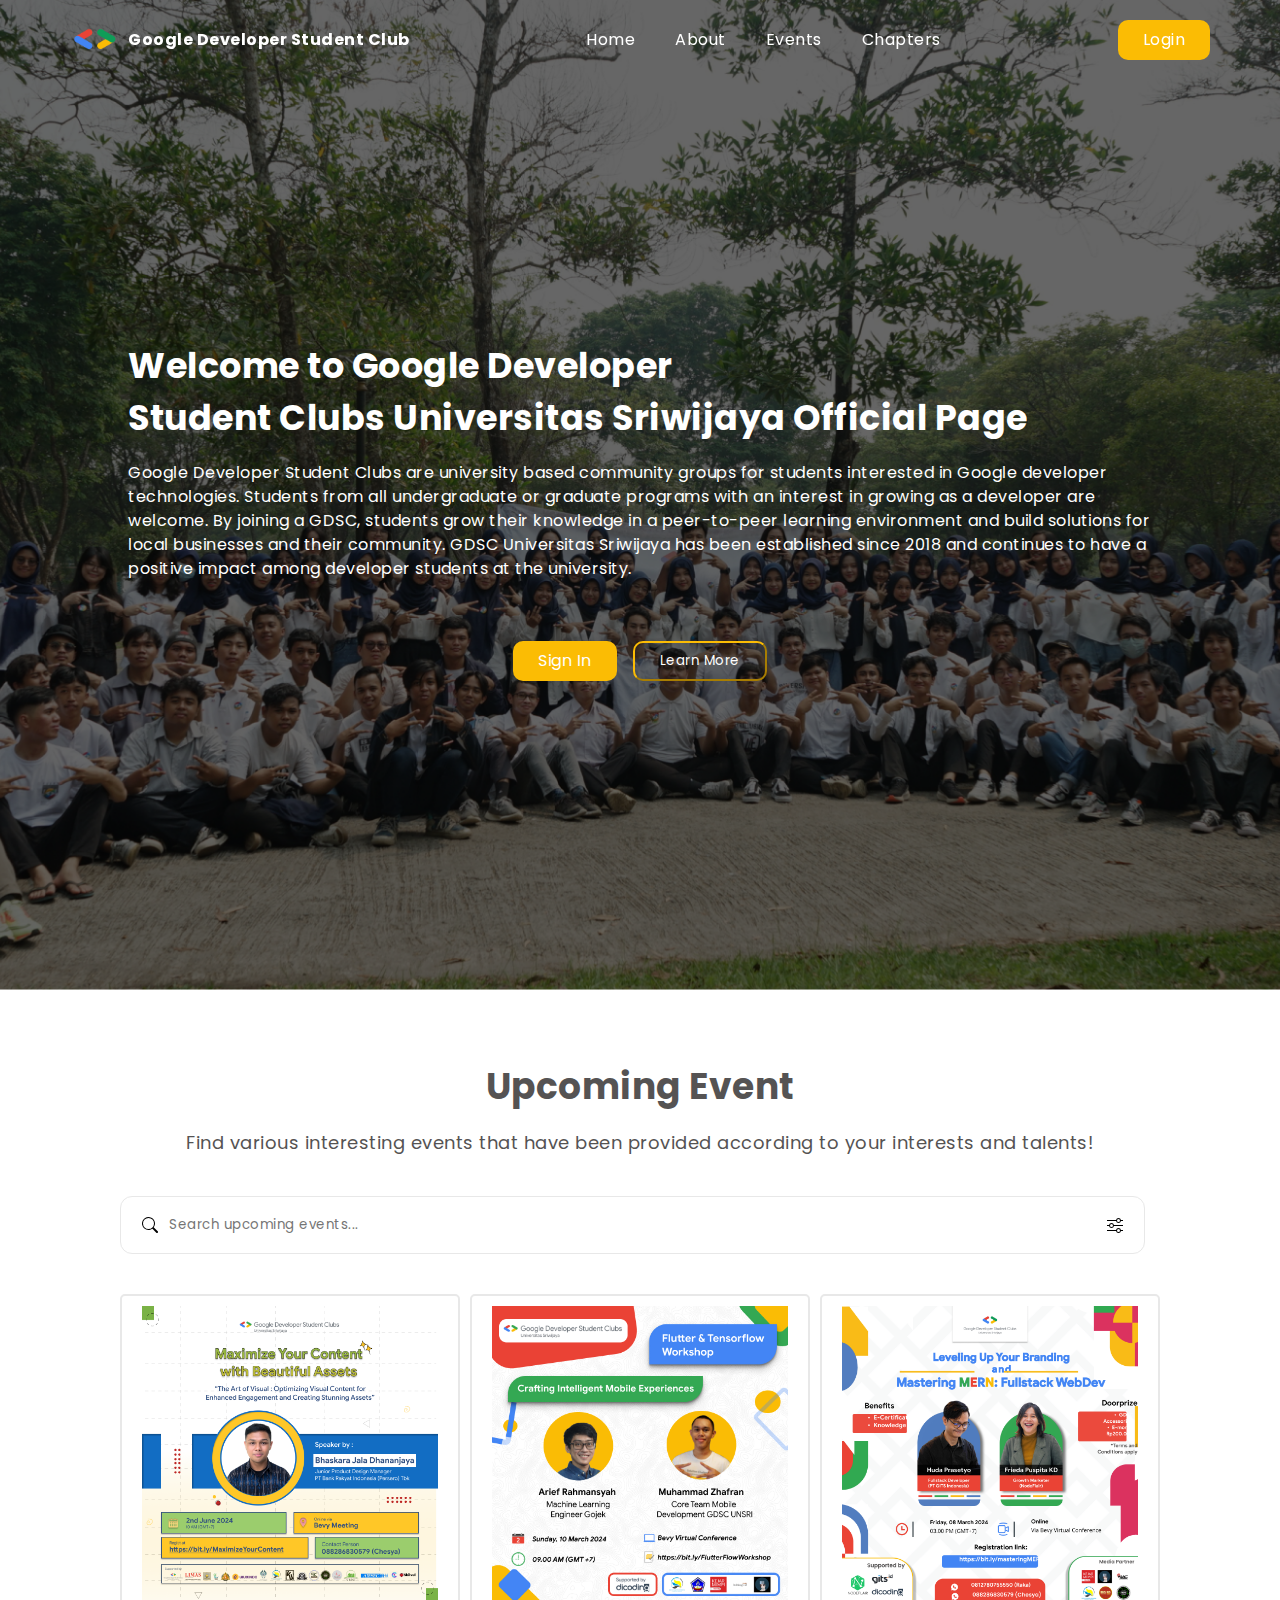
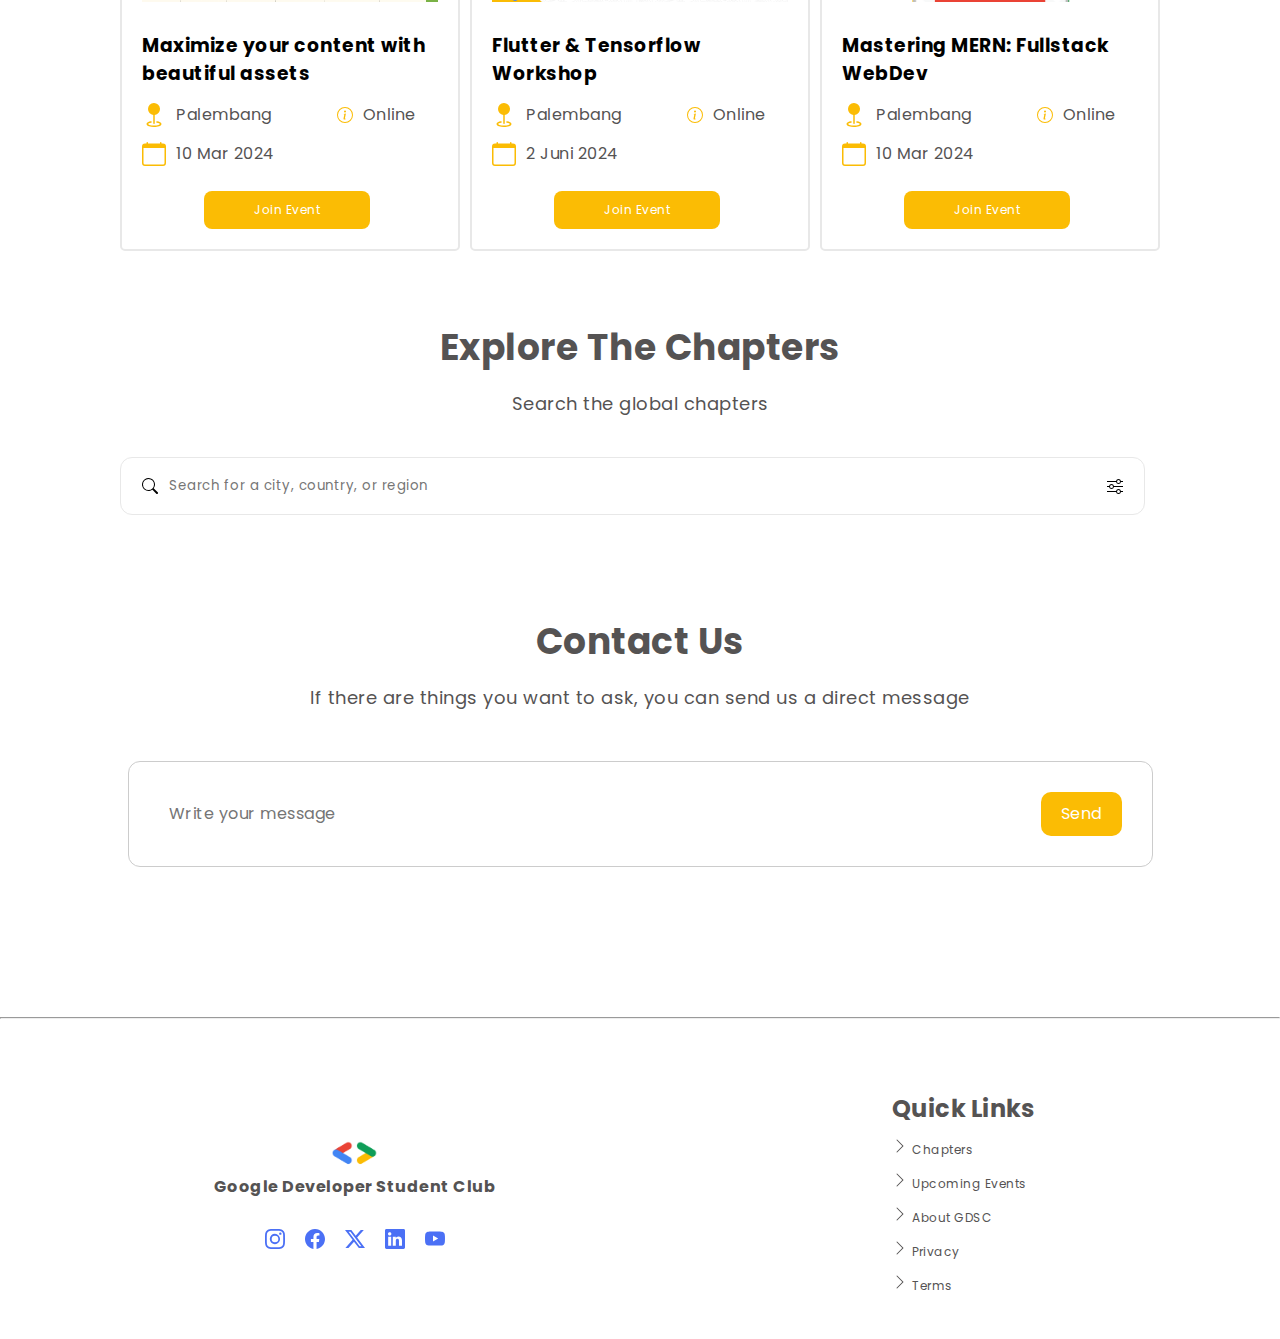
<file: index.html>
<!DOCTYPE html>
<html lang="en">
<head>
    <meta charset="UTF-8">
    <meta name="viewport" content="width=device-width, initial-scale=1.0">
    <title>Redesign Challenge GDSC</title>

    <link rel="stylesheet" href="./style.css">
</head>
<body>
    <header>
        <nav class="navbar" id="navbar">
            <div class="logo-wrap">
                <img src="./assets/logo-gdsc.png" alt="Logo GDSC"/>
                <h4>Google Developer Student Club</h4>
            </div>
            <ul id="menu">
                <li><a href="#home">Home</a></li>
                <li><a href="#about">About</a></li>
                <li><a href="#events">Events</a></li>
                <li><a href="#chapters">Chapters</a></li>
            </ul>
            <a href="./after-login.html"><button class="btn-primary">Login</button></a>
        </nav>
    </header>

    <section class="home" id="home">
        <div class="home-wrapper">
            <div class="home-text-wrapper">
                <h1>Welcome to Google Developer</h1>
                <h1>Student Clubs Universitas Sriwijaya Official Page</h1>
                <p>
                    Google Developer Student Clubs are university based community groups for students interested in Google developer technologies. Students from all undergraduate or graduate programs with an interest in growing as a developer are welcome. By joining a GDSC, students grow their knowledge in a peer-to-peer learning environment and build solutions for local businesses and their community.
                    GDSC Universitas Sriwijaya has been established since 2018 and continues to have a positive impact among developer students at the university.
                </p>
            </div>
            <div class="home-btn-wrapper">
                <a href="./after-login.html"><button class="btn-primary">Sign In</button></a>
                <button class="btn-secondary">Learn More</button>
            </div>
        </div>
    </section>

    <section class="events" id="events">
        <div class="events-wrapper">
            <h1>Upcoming Event</h1>
            <p>Find various interesting events that have been provided according to your interests and talents!</p>
            <div class="search-events-wrapper">
                <div class="search-events">
                    <svg xmlns="http://www.w3.org/2000/svg" width="16" height="16" fill="currentColor" class="bi-search" viewBox="0 0 16 16">
                        <path d="M11.742 10.344a6.5 6.5 0 1 0-1.397 1.398h-.001q.044.06.098.115l3.85 3.85a1 1 0 0 0 1.415-1.414l-3.85-3.85a1 1 0 0 0-.115-.1zM12 6.5a5.5 5.5 0 1 1-11 0 5.5 5.5 0 0 1 11 0"/>
                      </svg>
                   <input type="text" placeholder="Search upcoming events...">
                   <svg xmlns="http://www.w3.org/2000/svg" width="16" height="16" fill="currentColor" class="bi-sliders" viewBox="0 0 16 16">
                    <path fill-rule="evenodd" d="M11.5 2a1.5 1.5 0 1 0 0 3 1.5 1.5 0 0 0 0-3M9.05 3a2.5 2.5 0 0 1 4.9 0H16v1h-2.05a2.5 2.5 0 0 1-4.9 0H0V3zM4.5 7a1.5 1.5 0 1 0 0 3 1.5 1.5 0 0 0 0-3M2.05 8a2.5 2.5 0 0 1 4.9 0H16v1H6.95a2.5 2.5 0 0 1-4.9 0H0V8zm9.45 4a1.5 1.5 0 1 0 0 3 1.5 1.5 0 0 0 0-3m-2.45 1a2.5 2.5 0 0 1 4.9 0H16v1h-2.05a2.5 2.5 0 0 1-4.9 0H0v-1z"/>
                  </svg>
                </div>
            </div>

            <div class="events-card-grid">
                <div class="events-card">
                    <figure>
                        <img src="./assets/pamflet-event-maximize.png" alt="pamflet event"/>
                    </figure>
                    <h3>Maximize your content with beautiful assets</h3>
                    <div class="events-card-footer">
                        <div class="events-card-p-time-wrapper">
                            <div class="events-card-p">
                                <div class="events-card-place">
                                    <svg xmlns="http://www.w3.org/2000/svg" width="24px" height="24" fill="currentColor" class="bi bi-geo-fill" viewBox="0 0 16 16">
                                    <path fill-rule="evenodd" d="M4 4a4 4 0 1 1 4.5 3.969V13.5a.5.5 0 0 1-1 0V7.97A4 4 0 0 1 4 3.999zm2.493 8.574a.5.5 0 0 1-.411.575c-.712.118-1.28.295-1.655.493a1.3 1.3 0 0 0-.37.265.3.3 0 0 0-.057.09V14l.002.008.016.033a.6.6 0 0 0 .145.15c.165.13.435.27.813.395.751.25 1.82.414 3.024.414s2.273-.163 3.024-.414c.378-.126.648-.265.813-.395a.6.6 0 0 0 .146-.15l.015-.033L12 14v-.004a.3.3 0 0 0-.057-.09 1.3 1.3 0 0 0-.37-.264c-.376-.198-.943-.375-1.655-.493a.5.5 0 1 1 .164-.986c.77.127 1.452.328 1.957.594C12.5 13 13 13.4 13 14c0 .426-.26.752-.544.977-.29.228-.68.413-1.116.558-.878.293-2.059.465-3.34.465s-2.462-.172-3.34-.465c-.436-.145-.826-.33-1.116-.558C3.26 14.752 3 14.426 3 14c0-.599.5-1 .961-1.243.505-.266 1.187-.467 1.957-.594a.5.5 0 0 1 .575.411"/>
                                    </svg>
                                    <p>Palembang</p>
                                </div>
                                <div class="events-card-info">
                                    <svg xmlns="http://www.w3.org/2000/svg" width="16" height="16" fill="currentColor" class="bi bi-info-circle" viewBox="0 0 16 16">
                                        <path d="M8 15A7 7 0 1 1 8 1a7 7 0 0 1 0 14m0 1A8 8 0 1 0 8 0a8 8 0 0 0 0 16"/>
                                        <path d="m8.93 6.588-2.29.287-.082.38.45.083c.294.07.352.176.288.469l-.738 3.468c-.194.897.105 1.319.808 1.319.545 0 1.178-.252 1.465-.598l.088-.416c-.2.176-.492.246-.686.246-.275 0-.375-.193-.304-.533zM9 4.5a1 1 0 1 1-2 0 1 1 0 0 1 2 0"/>
                                    </svg>
                                    <p>Online</p>
                                </div>
                            </div>
                            <div class="events-card-time">
                                <svg xmlns="http://www.w3.org/2000/svg" width="24px" height="24" fill="currentColor" class="bi bi-calendar" viewBox="0 0 16 16">
                                    <path d="M3.5 0a.5.5 0 0 1 .5.5V1h8V.5a.5.5 0 0 1 1 0V1h1a2 2 0 0 1 2 2v11a2 2 0 0 1-2 2H2a2 2 0 0 1-2-2V3a2 2 0 0 1 2-2h1V.5a.5.5 0 0 1 .5-.5M1 4v10a1 1 0 0 0 1 1h12a1 1 0 0 0 1-1V4z"/>
                                </svg>
                                <p>10 Mar 2024</p>
                            </div>
                        </div>
                    </div>
                    <a href="maximize_content.html"><button class="btn-primary">Join Event</button></a>
                </div>
                <div class="events-card">
                    <figure>
                        <img src="./assets/pamflet-event-fluttertensor.jpg" alt="pamflet event"/>
                    </figure>
                    <h3>Flutter & Tensorflow Workshop</h3>
                    <div class="events-card-footer">
                        <div class="events-card-p-time-wrapper">
                            <div class="events-card-p">
                                <div class="events-card-place">
                                    <svg xmlns="http://www.w3.org/2000/svg" width="24px" height="24" fill="currentColor" class="bi bi-geo-fill" viewBox="0 0 16 16">
                                    <path fill-rule="evenodd" d="M4 4a4 4 0 1 1 4.5 3.969V13.5a.5.5 0 0 1-1 0V7.97A4 4 0 0 1 4 3.999zm2.493 8.574a.5.5 0 0 1-.411.575c-.712.118-1.28.295-1.655.493a1.3 1.3 0 0 0-.37.265.3.3 0 0 0-.057.09V14l.002.008.016.033a.6.6 0 0 0 .145.15c.165.13.435.27.813.395.751.25 1.82.414 3.024.414s2.273-.163 3.024-.414c.378-.126.648-.265.813-.395a.6.6 0 0 0 .146-.15l.015-.033L12 14v-.004a.3.3 0 0 0-.057-.09 1.3 1.3 0 0 0-.37-.264c-.376-.198-.943-.375-1.655-.493a.5.5 0 1 1 .164-.986c.77.127 1.452.328 1.957.594C12.5 13 13 13.4 13 14c0 .426-.26.752-.544.977-.29.228-.68.413-1.116.558-.878.293-2.059.465-3.34.465s-2.462-.172-3.34-.465c-.436-.145-.826-.33-1.116-.558C3.26 14.752 3 14.426 3 14c0-.599.5-1 .961-1.243.505-.266 1.187-.467 1.957-.594a.5.5 0 0 1 .575.411"/>
                                    </svg>
                                    <p>Palembang</p>
                                </div>
                                <div class="events-card-info">
                                    <svg xmlns="http://www.w3.org/2000/svg" width="16" height="16" fill="currentColor" class="bi bi-info-circle" viewBox="0 0 16 16">
                                        <path d="M8 15A7 7 0 1 1 8 1a7 7 0 0 1 0 14m0 1A8 8 0 1 0 8 0a8 8 0 0 0 0 16"/>
                                        <path d="m8.93 6.588-2.29.287-.082.38.45.083c.294.07.352.176.288.469l-.738 3.468c-.194.897.105 1.319.808 1.319.545 0 1.178-.252 1.465-.598l.088-.416c-.2.176-.492.246-.686.246-.275 0-.375-.193-.304-.533zM9 4.5a1 1 0 1 1-2 0 1 1 0 0 1 2 0"/>
                                    </svg>
                                    <p>Online</p>
                                </div>
                            </div>
                            <div class="events-card-time">
                                <svg xmlns="http://www.w3.org/2000/svg" width="24px" height="24" fill="currentColor" class="bi bi-calendar" viewBox="0 0 16 16">
                                    <path d="M3.5 0a.5.5 0 0 1 .5.5V1h8V.5a.5.5 0 0 1 1 0V1h1a2 2 0 0 1 2 2v11a2 2 0 0 1-2 2H2a2 2 0 0 1-2-2V3a2 2 0 0 1 2-2h1V.5a.5.5 0 0 1 .5-.5M1 4v10a1 1 0 0 0 1 1h12a1 1 0 0 0 1-1V4z"/>
                                </svg>
                                <p>2 Juni 2024</p>
                            </div>
                        </div>
                    </div>
                    <a href="flutter_tensorflow.html"><button class="btn-primary">Join Event</button></a>
                </div>
                <div class="events-card">
                    <figure>
                        <img src="./assets/pamflet-event-masteringmern.png" alt="pamflet event"/>
                    </figure>
                    <h3>Mastering MERN: Fullstack WebDev</h3>
                    <div class="events-card-footer">
                        <div class="events-card-p-time-wrapper">
                            <div class="events-card-p">
                                <div class="events-card-place">
                                    <svg xmlns="http://www.w3.org/2000/svg" width="24px" height="24" fill="currentColor" class="bi bi-geo-fill" viewBox="0 0 16 16">
                                    <path fill-rule="evenodd" d="M4 4a4 4 0 1 1 4.5 3.969V13.5a.5.5 0 0 1-1 0V7.97A4 4 0 0 1 4 3.999zm2.493 8.574a.5.5 0 0 1-.411.575c-.712.118-1.28.295-1.655.493a1.3 1.3 0 0 0-.37.265.3.3 0 0 0-.057.09V14l.002.008.016.033a.6.6 0 0 0 .145.15c.165.13.435.27.813.395.751.25 1.82.414 3.024.414s2.273-.163 3.024-.414c.378-.126.648-.265.813-.395a.6.6 0 0 0 .146-.15l.015-.033L12 14v-.004a.3.3 0 0 0-.057-.09 1.3 1.3 0 0 0-.37-.264c-.376-.198-.943-.375-1.655-.493a.5.5 0 1 1 .164-.986c.77.127 1.452.328 1.957.594C12.5 13 13 13.4 13 14c0 .426-.26.752-.544.977-.29.228-.68.413-1.116.558-.878.293-2.059.465-3.34.465s-2.462-.172-3.34-.465c-.436-.145-.826-.33-1.116-.558C3.26 14.752 3 14.426 3 14c0-.599.5-1 .961-1.243.505-.266 1.187-.467 1.957-.594a.5.5 0 0 1 .575.411"/>
                                    </svg>
                                    <p>Palembang</p>
                                </div>
                                <div class="events-card-info">
                                    <svg xmlns="http://www.w3.org/2000/svg" width="16" height="16" fill="currentColor" class="bi bi-info-circle" viewBox="0 0 16 16">
                                        <path d="M8 15A7 7 0 1 1 8 1a7 7 0 0 1 0 14m0 1A8 8 0 1 0 8 0a8 8 0 0 0 0 16"/>
                                        <path d="m8.93 6.588-2.29.287-.082.38.45.083c.294.07.352.176.288.469l-.738 3.468c-.194.897.105 1.319.808 1.319.545 0 1.178-.252 1.465-.598l.088-.416c-.2.176-.492.246-.686.246-.275 0-.375-.193-.304-.533zM9 4.5a1 1 0 1 1-2 0 1 1 0 0 1 2 0"/>
                                    </svg>
                                    <p>Online</p>
                                </div>
                            </div>
                            <div class="events-card-time">
                                <svg xmlns="http://www.w3.org/2000/svg" width="24px" height="24" fill="currentColor" class="bi bi-calendar" viewBox="0 0 16 16">
                                    <path d="M3.5 0a.5.5 0 0 1 .5.5V1h8V.5a.5.5 0 0 1 1 0V1h1a2 2 0 0 1 2 2v11a2 2 0 0 1-2 2H2a2 2 0 0 1-2-2V3a2 2 0 0 1 2-2h1V.5a.5.5 0 0 1 .5-.5M1 4v10a1 1 0 0 0 1 1h12a1 1 0 0 0 1-1V4z"/>
                                </svg>
                                <p>10 Mar 2024</p>
                            </div>
                        </div>
                    </div>
                    <a href="maximize_content.html"><button class="btn-primary">Join Event</button></a>
                </div>
            </div>
        </div>
    </section>

    <section class="chapters" id="chapters">
        <div class="chapters-wrapper">
            <h1>Explore The Chapters</h1>
            <p>Search the global chapters</p>
            <div class="search-chapters-wrapper">
                <div class="search-chapters">
                    <svg xmlns="http://www.w3.org/2000/svg" width="16" height="16" fill="currentColor" class="bi-search" viewBox="0 0 16 16">
                        <path d="M11.742 10.344a6.5 6.5 0 1 0-1.397 1.398h-.001q.044.06.098.115l3.85 3.85a1 1 0 0 0 1.415-1.414l-3.85-3.85a1 1 0 0 0-.115-.1zM12 6.5a5.5 5.5 0 1 1-11 0 5.5 5.5 0 0 1 11 0"/>
                      </svg>
                   <input type="text" placeholder="Search for a city, country, or region">
                   <svg xmlns="http://www.w3.org/2000/svg" width="16" height="16" fill="currentColor" class="bi-sliders" viewBox="0 0 16 16">
                    <path fill-rule="evenodd" d="M11.5 2a1.5 1.5 0 1 0 0 3 1.5 1.5 0 0 0 0-3M9.05 3a2.5 2.5 0 0 1 4.9 0H16v1h-2.05a2.5 2.5 0 0 1-4.9 0H0V3zM4.5 7a1.5 1.5 0 1 0 0 3 1.5 1.5 0 0 0 0-3M2.05 8a2.5 2.5 0 0 1 4.9 0H16v1H6.95a2.5 2.5 0 0 1-4.9 0H0V8zm9.45 4a1.5 1.5 0 1 0 0 3 1.5 1.5 0 0 0 0-3m-2.45 1a2.5 2.5 0 0 1 4.9 0H16v1h-2.05a2.5 2.5 0 0 1-4.9 0H0v-1z"/>
                  </svg>
                </div>
            </div>
        </div>
    </section>

    <section class="contacts" id="about">
        <div class="contacts-wrapper">
            <h1>Contact Us</h1>
            <p>If there are things you want to ask, you can send us a direct message</p>
            <div class="text-contacts">
                <input type="text" placeholder="Write your message">
                <button>Send</button>
            </div>
        </div>
    </section>

    <hr>
    <footer>
        <div class="footer-socmed-wrapper">
            <div class="gdsc-logo-wrapper">
                <img src="./assets/logo-gdsc.png"  alt="logo gdsc"/>
                <h5>Google Developer Student Club</h5>
            </div>
            <div class="socmed">
                <a href="">
                    <svg xmlns="http://www.w3.org/2000/svg" width="16" height="16" fill="currentColor" class="bi bi-instagram" viewBox="0 0 16 16">
                        <path d="M8 0C5.829 0 5.556.01 4.703.048 3.85.088 3.269.222 2.76.42a3.9 3.9 0 0 0-1.417.923A3.9 3.9 0 0 0 .42 2.76C.222 3.268.087 3.85.048 4.7.01 5.555 0 5.827 0 8.001c0 2.172.01 2.444.048 3.297.04.852.174 1.433.372 1.942.205.526.478.972.923 1.417.444.445.89.719 1.416.923.51.198 1.09.333 1.942.372C5.555 15.99 5.827 16 8 16s2.444-.01 3.298-.048c.851-.04 1.434-.174 1.943-.372a3.9 3.9 0 0 0 1.416-.923c.445-.445.718-.891.923-1.417.197-.509.332-1.09.372-1.942C15.99 10.445 16 10.173 16 8s-.01-2.445-.048-3.299c-.04-.851-.175-1.433-.372-1.941a3.9 3.9 0 0 0-.923-1.417A3.9 3.9 0 0 0 13.24.42c-.51-.198-1.092-.333-1.943-.372C10.443.01 10.172 0 7.998 0zm-.717 1.442h.718c2.136 0 2.389.007 3.232.046.78.035 1.204.166 1.486.275.373.145.64.319.92.599s.453.546.598.92c.11.281.24.705.275 1.485.039.843.047 1.096.047 3.231s-.008 2.389-.047 3.232c-.035.78-.166 1.203-.275 1.485a2.5 2.5 0 0 1-.599.919c-.28.28-.546.453-.92.598-.28.11-.704.24-1.485.276-.843.038-1.096.047-3.232.047s-2.39-.009-3.233-.047c-.78-.036-1.203-.166-1.485-.276a2.5 2.5 0 0 1-.92-.598 2.5 2.5 0 0 1-.6-.92c-.109-.281-.24-.705-.275-1.485-.038-.843-.046-1.096-.046-3.233s.008-2.388.046-3.231c.036-.78.166-1.204.276-1.486.145-.373.319-.64.599-.92s.546-.453.92-.598c.282-.11.705-.24 1.485-.276.738-.034 1.024-.044 2.515-.045zm4.988 1.328a.96.96 0 1 0 0 1.92.96.96 0 0 0 0-1.92m-4.27 1.122a4.109 4.109 0 1 0 0 8.217 4.109 4.109 0 0 0 0-8.217m0 1.441a2.667 2.667 0 1 1 0 5.334 2.667 2.667 0 0 1 0-5.334"/>
                    </svg>
                </a>
                
                <a href="">
                    <svg xmlns="http://www.w3.org/2000/svg" width="16" height="16" fill="currentColor" class="bi bi-facebook" viewBox="0 0 16 16">
                        <path d="M16 8.049c0-4.446-3.582-8.05-8-8.05C3.58 0-.002 3.603-.002 8.05c0 4.017 2.926 7.347 6.75 7.951v-5.625h-2.03V8.05H6.75V6.275c0-2.017 1.195-3.131 3.022-3.131.876 0 1.791.157 1.791.157v1.98h-1.009c-.993 0-1.303.621-1.303 1.258v1.51h2.218l-.354 2.326H9.25V16c3.824-.604 6.75-3.934 6.75-7.951"/>
                    </svg>
                </a>
                <a href="">
                    <svg xmlns="http://www.w3.org/2000/svg" width="16" height="16" fill="currentColor" class="bi bi-twitter-x" viewBox="0 0 16 16">
                        <path d="M12.6.75h2.454l-5.36 6.142L16 15.25h-4.937l-3.867-5.07-4.425 5.07H.316l5.733-6.57L0 .75h5.063l3.495 4.633L12.601.75Zm-.86 13.028h1.36L4.323 2.145H2.865z"/>
                    </svg>
                </a>
                <a href="">
                    <svg xmlns="http://www.w3.org/2000/svg" width="16" height="16" fill="currentColor" class="bi bi-linkedin" viewBox="0 0 16 16">
                        <path d="M0 1.146C0 .513.526 0 1.175 0h13.65C15.474 0 16 .513 16 1.146v13.708c0 .633-.526 1.146-1.175 1.146H1.175C.526 16 0 15.487 0 14.854zm4.943 12.248V6.169H2.542v7.225zm-1.2-8.212c.837 0 1.358-.554 1.358-1.248-.015-.709-.52-1.248-1.342-1.248S2.4 3.226 2.4 3.934c0 .694.521 1.248 1.327 1.248zm4.908 8.212V9.359c0-.216.016-.432.08-.586.173-.431.568-.878 1.232-.878.869 0 1.216.662 1.216 1.634v3.865h2.401V9.25c0-2.22-1.184-3.252-2.764-3.252-1.274 0-1.845.7-2.165 1.193v.025h-.016l.016-.025V6.169h-2.4c.03.678 0 7.225 0 7.225z"/>
                    </svg>
                </a>
                <a href="">
                    <svg xmlns="http://www.w3.org/2000/svg" width="16" height="16" fill="currentColor" class="bi bi-youtube" viewBox="0 0 16 16">
                        <path d="M8.051 1.999h.089c.822.003 4.987.033 6.11.335a2.01 2.01 0 0 1 1.415 1.42c.101.38.172.883.22 1.402l.01.104.022.26.008.104c.065.914.073 1.77.074 1.957v.075c-.001.194-.01 1.108-.082 2.06l-.008.105-.009.104c-.05.572-.124 1.14-.235 1.558a2.01 2.01 0 0 1-1.415 1.42c-1.16.312-5.569.334-6.18.335h-.142c-.309 0-1.587-.006-2.927-.052l-.17-.006-.087-.004-.171-.007-.171-.007c-1.11-.049-2.167-.128-2.654-.26a2.01 2.01 0 0 1-1.415-1.419c-.111-.417-.185-.986-.235-1.558L.09 9.82l-.008-.104A31 31 0 0 1 0 7.68v-.123c.002-.215.01-.958.064-1.778l.007-.103.003-.052.008-.104.022-.26.01-.104c.048-.519.119-1.023.22-1.402a2.01 2.01 0 0 1 1.415-1.42c.487-.13 1.544-.21 2.654-.26l.17-.007.172-.006.086-.003.171-.007A100 100 0 0 1 7.858 2zM6.4 5.209v4.818l4.157-2.408z"/>
                    </svg>
                </a>
            </div>
        </div>

        <div class="footer-links">
            <h2>Quick Links</h2>
            <div class="links">
                <svg xmlns="http://www.w3.org/2000/svg" width="16" height="16" fill="currentColor" class="bi bi-chevron-right" viewBox="0 0 16 16">
                    <path fill-rule="evenodd" d="M4.646 1.646a.5.5 0 0 1 .708 0l6 6a.5.5 0 0 1 0 .708l-6 6a.5.5 0 0 1-.708-.708L10.293 8 4.646 2.354a.5.5 0 0 1 0-.708"/>
                </svg>
                <a href="">Chapters</a>
            </div>
            <div class="links">
                <svg xmlns="http://www.w3.org/2000/svg" width="16" height="16" fill="currentColor" class="bi bi-chevron-right" viewBox="0 0 16 16">
                    <path fill-rule="evenodd" d="M4.646 1.646a.5.5 0 0 1 .708 0l6 6a.5.5 0 0 1 0 .708l-6 6a.5.5 0 0 1-.708-.708L10.293 8 4.646 2.354a.5.5 0 0 1 0-.708"/>
                </svg>
                <a href="">Upcoming Events</a>
            </div>
            <div class="links">
                <svg xmlns="http://www.w3.org/2000/svg" width="16" height="16" fill="currentColor" class="bi bi-chevron-right" viewBox="0 0 16 16">
                    <path fill-rule="evenodd" d="M4.646 1.646a.5.5 0 0 1 .708 0l6 6a.5.5 0 0 1 0 .708l-6 6a.5.5 0 0 1-.708-.708L10.293 8 4.646 2.354a.5.5 0 0 1 0-.708"/>
                </svg>
                <a href="">About GDSC</a>
            </div>
            <div class="links">
                <svg xmlns="http://www.w3.org/2000/svg" width="16" height="16" fill="currentColor" class="bi bi-chevron-right" viewBox="0 0 16 16">
                    <path fill-rule="evenodd" d="M4.646 1.646a.5.5 0 0 1 .708 0l6 6a.5.5 0 0 1 0 .708l-6 6a.5.5 0 0 1-.708-.708L10.293 8 4.646 2.354a.5.5 0 0 1 0-.708"/>
                </svg>
                <a href="">Privacy</a>
            </div>
            <div class="links">
                <svg xmlns="http://www.w3.org/2000/svg" width="16" height="16" fill="currentColor" class="bi bi-chevron-right" viewBox="0 0 16 16">
                    <path fill-rule="evenodd" d="M4.646 1.646a.5.5 0 0 1 .708 0l6 6a.5.5 0 0 1 0 .708l-6 6a.5.5 0 0 1-.708-.708L10.293 8 4.646 2.354a.5.5 0 0 1 0-.708"/>
                </svg>
                <a href="">Terms</a>
            </div>
        </div>
    </footer>
    
    <script src="index.js"></script>
</body>
</html>
</file>
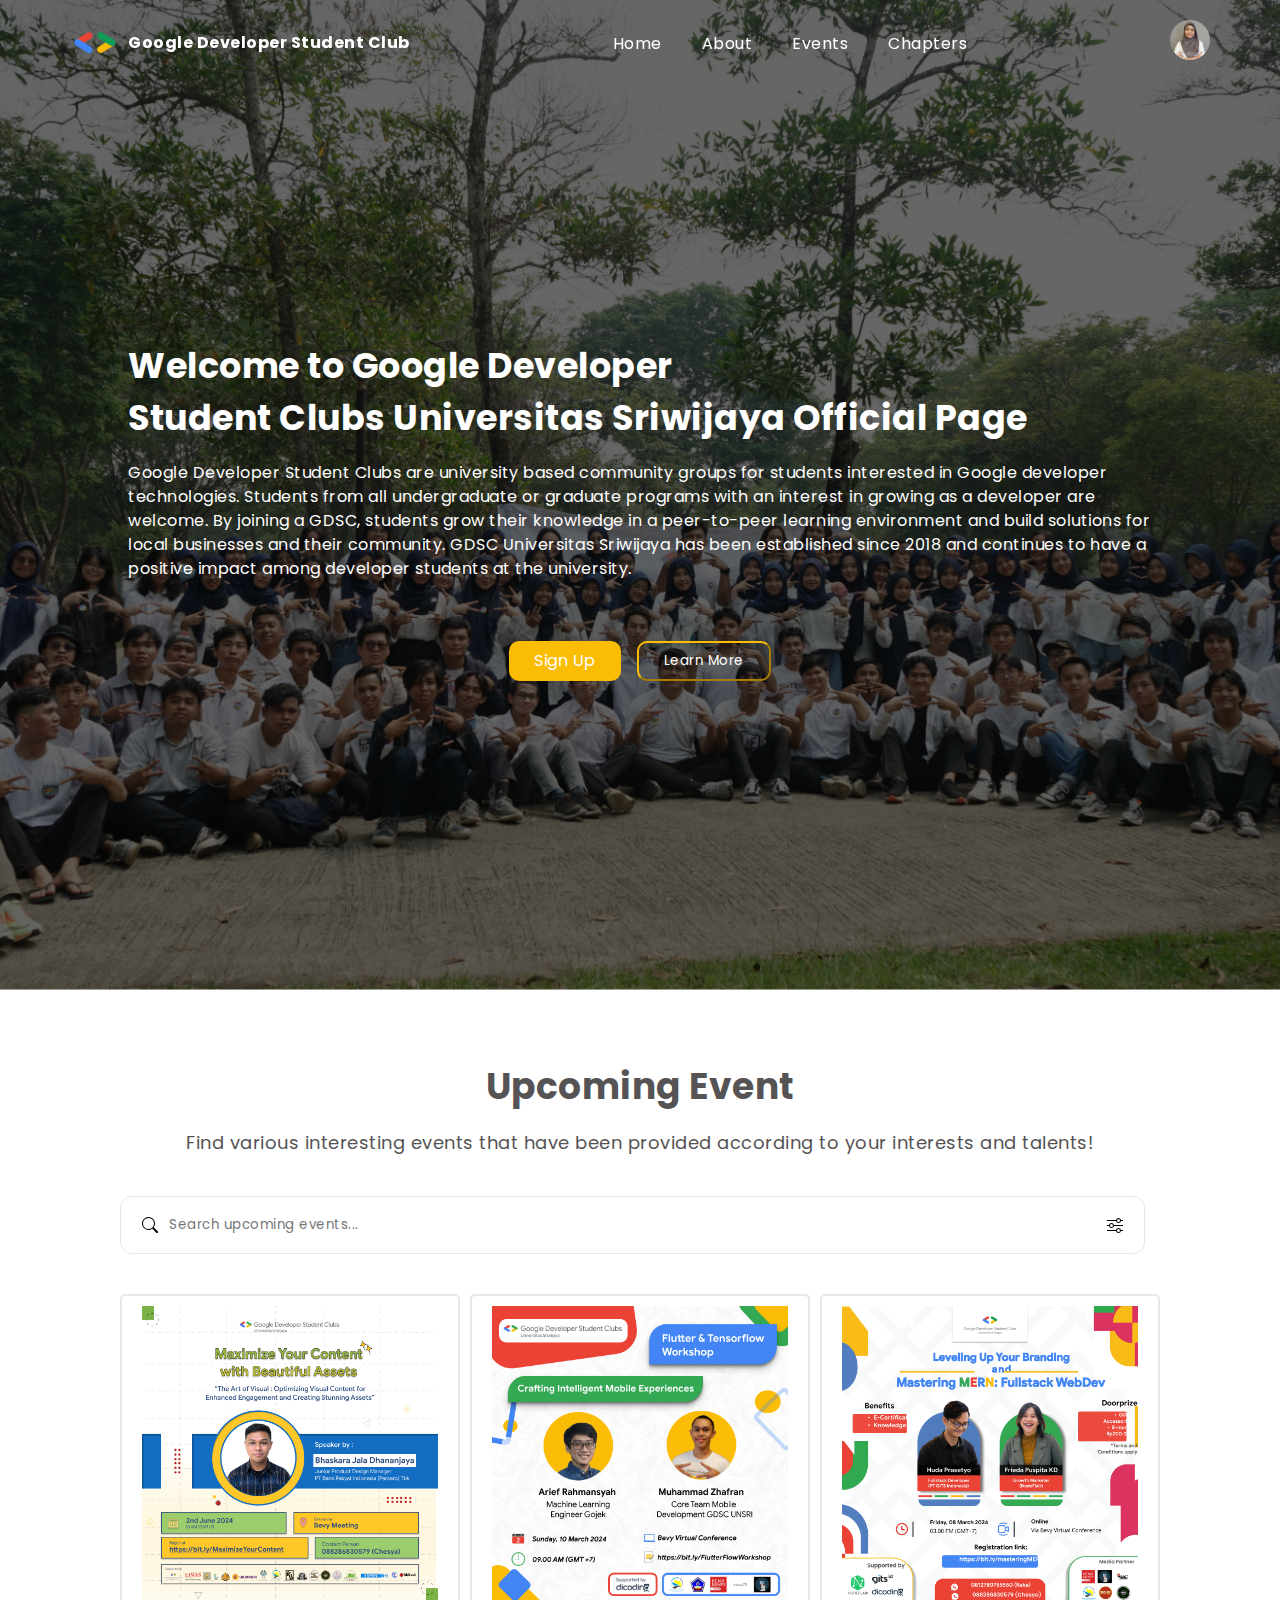
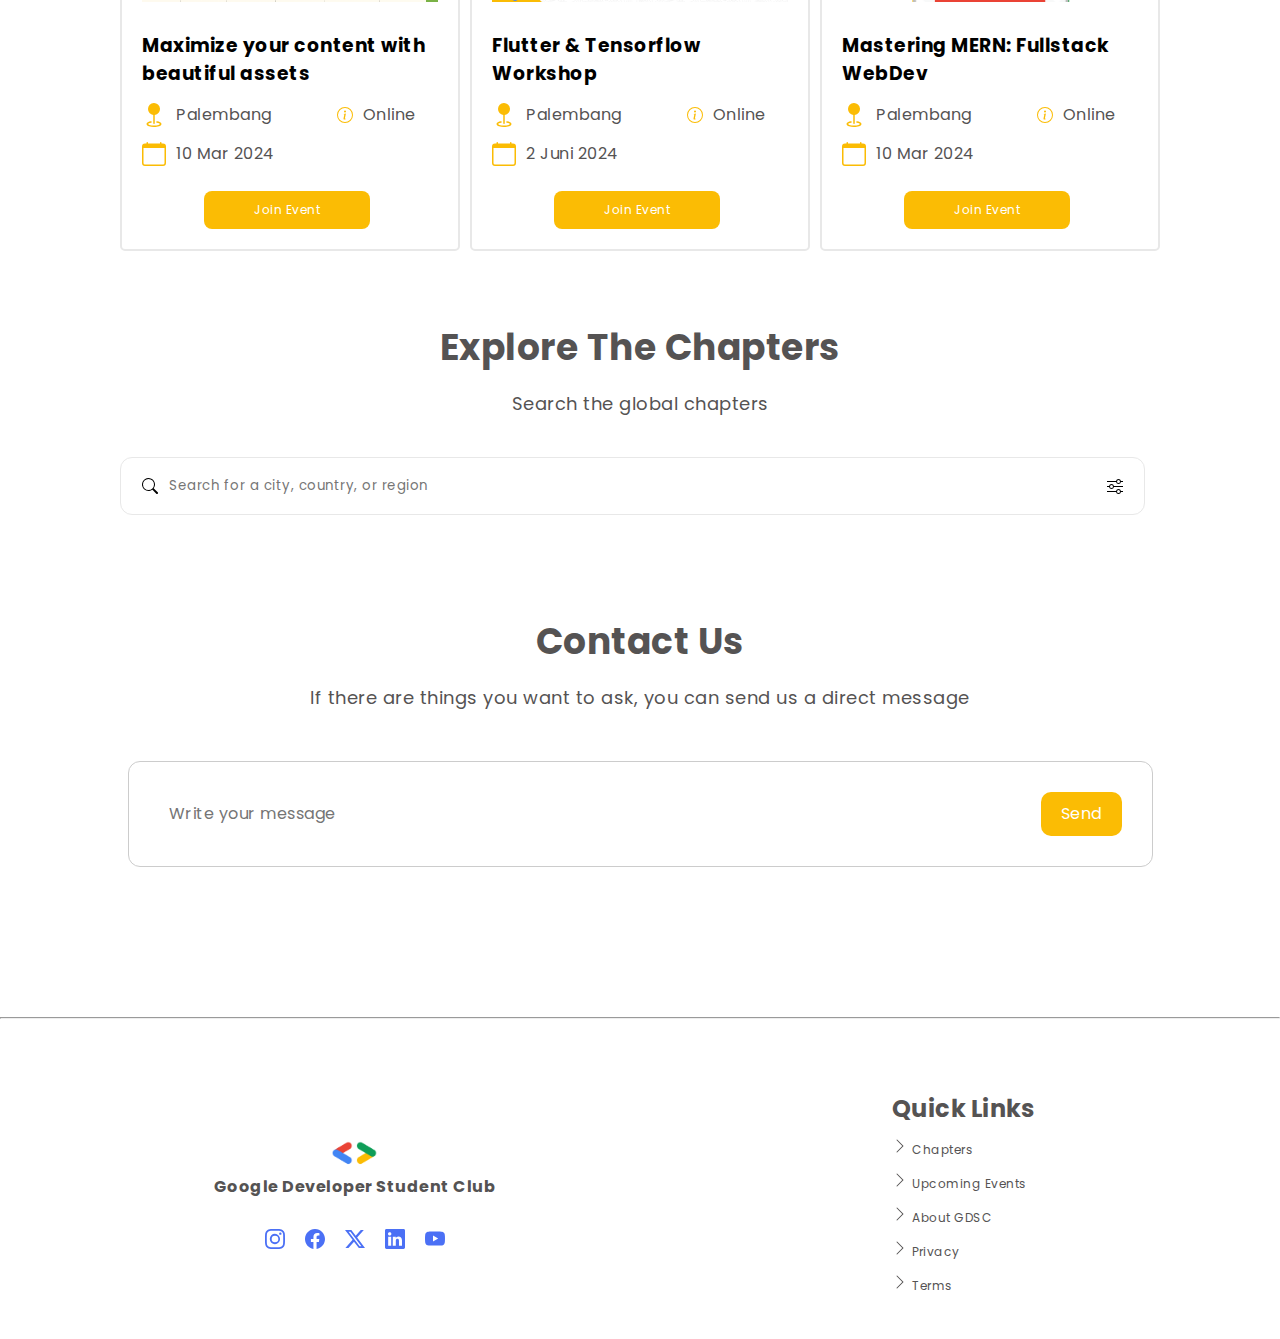
<file: after-login.html>
<!DOCTYPE html>
<html lang="en">
<head>
    <meta charset="UTF-8">
    <meta name="viewport" content="width=device-width, initial-scale=1.0">
    <title>Redesign Challenge GDSC</title>

    <link rel="stylesheet" href="./style.css">
</head>
<body>
    <header>
        <nav class="navbar" id="navbar">
            <div class="logo-wrap">
                <img src="./assets/logo-gdsc.png" alt="Logo GDSC"/>
                <h4>Google Developer Student Club</h4>
            </div>
            <ul id="menu">
                <li><a href="#home">Home</a></li>
                <li><a href="#about">About</a></li>
                <li><a href="#events">Events</a></li>
                <li><a href="#chapters">Chapters</a></li>
            </ul>
            <div class="profile">
                <a href="profile.html"><img src="./assets/profile-img.jpg" alt="Profile Picture" class="profile-img"></a>
                
            </div>
        </nav>
    </header>

    <section class="home" id="home">
        <div class="home-wrapper">
            <div class="home-text-wrapper">
                <h1>Welcome to Google Developer</h1>
                <h1>Student Clubs Universitas Sriwijaya Official Page</h1>
                <p>
                    Google Developer Student Clubs are university based community groups for students interested in Google developer technologies. Students from all undergraduate or graduate programs with an interest in growing as a developer are welcome. By joining a GDSC, students grow their knowledge in a peer-to-peer learning environment and build solutions for local businesses and their community.
                    GDSC Universitas Sriwijaya has been established since 2018 and continues to have a positive impact among developer students at the university.
                </p>
            </div>
            <div class="home-btn-wrapper">
                <a href="./index.html"><button class="btn-primary">Sign Up</button></a>
                <button class="btn-secondary">Learn More</button>
            </div>
        </div>
    </section>

    <section class="events" id="events">
        <div class="events-wrapper">
            <h1>Upcoming Event</h1>
            <p>Find various interesting events that have been provided according to your interests and talents!</p>
            <div class="search-events-wrapper">
                <div class="search-events">
                    <svg xmlns="http://www.w3.org/2000/svg" width="16" height="16" fill="currentColor" class="bi-search" viewBox="0 0 16 16">
                        <path d="M11.742 10.344a6.5 6.5 0 1 0-1.397 1.398h-.001q.044.06.098.115l3.85 3.85a1 1 0 0 0 1.415-1.414l-3.85-3.85a1 1 0 0 0-.115-.1zM12 6.5a5.5 5.5 0 1 1-11 0 5.5 5.5 0 0 1 11 0"/>
                      </svg>
                   <input type="text" placeholder="Search upcoming events...">
                   <svg xmlns="http://www.w3.org/2000/svg" width="16" height="16" fill="currentColor" class="bi-sliders" viewBox="0 0 16 16">
                    <path fill-rule="evenodd" d="M11.5 2a1.5 1.5 0 1 0 0 3 1.5 1.5 0 0 0 0-3M9.05 3a2.5 2.5 0 0 1 4.9 0H16v1h-2.05a2.5 2.5 0 0 1-4.9 0H0V3zM4.5 7a1.5 1.5 0 1 0 0 3 1.5 1.5 0 0 0 0-3M2.05 8a2.5 2.5 0 0 1 4.9 0H16v1H6.95a2.5 2.5 0 0 1-4.9 0H0V8zm9.45 4a1.5 1.5 0 1 0 0 3 1.5 1.5 0 0 0 0-3m-2.45 1a2.5 2.5 0 0 1 4.9 0H16v1h-2.05a2.5 2.5 0 0 1-4.9 0H0v-1z"/>
                  </svg>
                </div>
            </div>

            <div class="events-card-grid">
                <div class="events-card">
                    <figure>
                        <img src="./assets/pamflet-event-maximize.png" alt="pamflet event"/>
                    </figure>
                    <h3>Maximize your content with beautiful assets</h3>
                    <div class="events-card-footer">
                        <div class="events-card-p-time-wrapper">
                            <div class="events-card-p">
                                <div class="events-card-place">
                                    <svg xmlns="http://www.w3.org/2000/svg" width="24px" height="24" fill="currentColor" class="bi bi-geo-fill" viewBox="0 0 16 16">
                                    <path fill-rule="evenodd" d="M4 4a4 4 0 1 1 4.5 3.969V13.5a.5.5 0 0 1-1 0V7.97A4 4 0 0 1 4 3.999zm2.493 8.574a.5.5 0 0 1-.411.575c-.712.118-1.28.295-1.655.493a1.3 1.3 0 0 0-.37.265.3.3 0 0 0-.057.09V14l.002.008.016.033a.6.6 0 0 0 .145.15c.165.13.435.27.813.395.751.25 1.82.414 3.024.414s2.273-.163 3.024-.414c.378-.126.648-.265.813-.395a.6.6 0 0 0 .146-.15l.015-.033L12 14v-.004a.3.3 0 0 0-.057-.09 1.3 1.3 0 0 0-.37-.264c-.376-.198-.943-.375-1.655-.493a.5.5 0 1 1 .164-.986c.77.127 1.452.328 1.957.594C12.5 13 13 13.4 13 14c0 .426-.26.752-.544.977-.29.228-.68.413-1.116.558-.878.293-2.059.465-3.34.465s-2.462-.172-3.34-.465c-.436-.145-.826-.33-1.116-.558C3.26 14.752 3 14.426 3 14c0-.599.5-1 .961-1.243.505-.266 1.187-.467 1.957-.594a.5.5 0 0 1 .575.411"/>
                                    </svg>
                                    <p>Palembang</p>
                                </div>
                                <div class="events-card-info">
                                    <svg xmlns="http://www.w3.org/2000/svg" width="16" height="16" fill="currentColor" class="bi bi-info-circle" viewBox="0 0 16 16">
                                        <path d="M8 15A7 7 0 1 1 8 1a7 7 0 0 1 0 14m0 1A8 8 0 1 0 8 0a8 8 0 0 0 0 16"/>
                                        <path d="m8.93 6.588-2.29.287-.082.38.45.083c.294.07.352.176.288.469l-.738 3.468c-.194.897.105 1.319.808 1.319.545 0 1.178-.252 1.465-.598l.088-.416c-.2.176-.492.246-.686.246-.275 0-.375-.193-.304-.533zM9 4.5a1 1 0 1 1-2 0 1 1 0 0 1 2 0"/>
                                    </svg>
                                    <p>Online</p>
                                </div>
                            </div>
                            <div class="events-card-time">
                                <svg xmlns="http://www.w3.org/2000/svg" width="24px" height="24" fill="currentColor" class="bi bi-calendar" viewBox="0 0 16 16">
                                    <path d="M3.5 0a.5.5 0 0 1 .5.5V1h8V.5a.5.5 0 0 1 1 0V1h1a2 2 0 0 1 2 2v11a2 2 0 0 1-2 2H2a2 2 0 0 1-2-2V3a2 2 0 0 1 2-2h1V.5a.5.5 0 0 1 .5-.5M1 4v10a1 1 0 0 0 1 1h12a1 1 0 0 0 1-1V4z"/>
                                </svg>
                                <p>10 Mar 2024</p>
                            </div>
                        </div>
                    </div>
                    <a href="maximize_content.html"><button class="btn-primary">Join Event</button></a>
                </div>
                <div class="events-card">
                    <figure>
                        <img src="./assets/pamflet-event-fluttertensor.jpg" alt="pamflet event"/>
                    </figure>
                    <h3>Flutter & Tensorflow Workshop</h3>
                    <div class="events-card-footer">
                        <div class="events-card-p-time-wrapper">
                            <div class="events-card-p">
                                <div class="events-card-place">
                                    <svg xmlns="http://www.w3.org/2000/svg" width="24px" height="24" fill="currentColor" class="bi bi-geo-fill" viewBox="0 0 16 16">
                                    <path fill-rule="evenodd" d="M4 4a4 4 0 1 1 4.5 3.969V13.5a.5.5 0 0 1-1 0V7.97A4 4 0 0 1 4 3.999zm2.493 8.574a.5.5 0 0 1-.411.575c-.712.118-1.28.295-1.655.493a1.3 1.3 0 0 0-.37.265.3.3 0 0 0-.057.09V14l.002.008.016.033a.6.6 0 0 0 .145.15c.165.13.435.27.813.395.751.25 1.82.414 3.024.414s2.273-.163 3.024-.414c.378-.126.648-.265.813-.395a.6.6 0 0 0 .146-.15l.015-.033L12 14v-.004a.3.3 0 0 0-.057-.09 1.3 1.3 0 0 0-.37-.264c-.376-.198-.943-.375-1.655-.493a.5.5 0 1 1 .164-.986c.77.127 1.452.328 1.957.594C12.5 13 13 13.4 13 14c0 .426-.26.752-.544.977-.29.228-.68.413-1.116.558-.878.293-2.059.465-3.34.465s-2.462-.172-3.34-.465c-.436-.145-.826-.33-1.116-.558C3.26 14.752 3 14.426 3 14c0-.599.5-1 .961-1.243.505-.266 1.187-.467 1.957-.594a.5.5 0 0 1 .575.411"/>
                                    </svg>
                                    <p>Palembang</p>
                                </div>
                                <div class="events-card-info">
                                    <svg xmlns="http://www.w3.org/2000/svg" width="16" height="16" fill="currentColor" class="bi bi-info-circle" viewBox="0 0 16 16">
                                        <path d="M8 15A7 7 0 1 1 8 1a7 7 0 0 1 0 14m0 1A8 8 0 1 0 8 0a8 8 0 0 0 0 16"/>
                                        <path d="m8.93 6.588-2.29.287-.082.38.45.083c.294.07.352.176.288.469l-.738 3.468c-.194.897.105 1.319.808 1.319.545 0 1.178-.252 1.465-.598l.088-.416c-.2.176-.492.246-.686.246-.275 0-.375-.193-.304-.533zM9 4.5a1 1 0 1 1-2 0 1 1 0 0 1 2 0"/>
                                    </svg>
                                    <p>Online</p>
                                </div>
                            </div>
                            <div class="events-card-time">
                                <svg xmlns="http://www.w3.org/2000/svg" width="24px" height="24" fill="currentColor" class="bi bi-calendar" viewBox="0 0 16 16">
                                    <path d="M3.5 0a.5.5 0 0 1 .5.5V1h8V.5a.5.5 0 0 1 1 0V1h1a2 2 0 0 1 2 2v11a2 2 0 0 1-2 2H2a2 2 0 0 1-2-2V3a2 2 0 0 1 2-2h1V.5a.5.5 0 0 1 .5-.5M1 4v10a1 1 0 0 0 1 1h12a1 1 0 0 0 1-1V4z"/>
                                </svg>
                                <p>2 Juni 2024</p>
                            </div>
                        </div>
                    </div>
                    <a href="flutter_tensorflow.html"><button class="btn-primary">Join Event</button></a>
                </div>
                <div class="events-card">
                    <figure>
                        <img src="./assets/pamflet-event-masteringmern.png" alt="pamflet event"/>
                    </figure>
                    <h3>Mastering MERN: Fullstack WebDev</h3>
                    <div class="events-card-footer">
                        <div class="events-card-p-time-wrapper">
                            <div class="events-card-p">
                                <div class="events-card-place">
                                    <svg xmlns="http://www.w3.org/2000/svg" width="24px" height="24" fill="currentColor" class="bi bi-geo-fill" viewBox="0 0 16 16">
                                    <path fill-rule="evenodd" d="M4 4a4 4 0 1 1 4.5 3.969V13.5a.5.5 0 0 1-1 0V7.97A4 4 0 0 1 4 3.999zm2.493 8.574a.5.5 0 0 1-.411.575c-.712.118-1.28.295-1.655.493a1.3 1.3 0 0 0-.37.265.3.3 0 0 0-.057.09V14l.002.008.016.033a.6.6 0 0 0 .145.15c.165.13.435.27.813.395.751.25 1.82.414 3.024.414s2.273-.163 3.024-.414c.378-.126.648-.265.813-.395a.6.6 0 0 0 .146-.15l.015-.033L12 14v-.004a.3.3 0 0 0-.057-.09 1.3 1.3 0 0 0-.37-.264c-.376-.198-.943-.375-1.655-.493a.5.5 0 1 1 .164-.986c.77.127 1.452.328 1.957.594C12.5 13 13 13.4 13 14c0 .426-.26.752-.544.977-.29.228-.68.413-1.116.558-.878.293-2.059.465-3.34.465s-2.462-.172-3.34-.465c-.436-.145-.826-.33-1.116-.558C3.26 14.752 3 14.426 3 14c0-.599.5-1 .961-1.243.505-.266 1.187-.467 1.957-.594a.5.5 0 0 1 .575.411"/>
                                    </svg>
                                    <p>Palembang</p>
                                </div>
                                <div class="events-card-info">
                                    <svg xmlns="http://www.w3.org/2000/svg" width="16" height="16" fill="currentColor" class="bi bi-info-circle" viewBox="0 0 16 16">
                                        <path d="M8 15A7 7 0 1 1 8 1a7 7 0 0 1 0 14m0 1A8 8 0 1 0 8 0a8 8 0 0 0 0 16"/>
                                        <path d="m8.93 6.588-2.29.287-.082.38.45.083c.294.07.352.176.288.469l-.738 3.468c-.194.897.105 1.319.808 1.319.545 0 1.178-.252 1.465-.598l.088-.416c-.2.176-.492.246-.686.246-.275 0-.375-.193-.304-.533zM9 4.5a1 1 0 1 1-2 0 1 1 0 0 1 2 0"/>
                                    </svg>
                                    <p>Online</p>
                                </div>
                            </div>
                            <div class="events-card-time">
                                <svg xmlns="http://www.w3.org/2000/svg" width="24px" height="24" fill="currentColor" class="bi bi-calendar" viewBox="0 0 16 16">
                                    <path d="M3.5 0a.5.5 0 0 1 .5.5V1h8V.5a.5.5 0 0 1 1 0V1h1a2 2 0 0 1 2 2v11a2 2 0 0 1-2 2H2a2 2 0 0 1-2-2V3a2 2 0 0 1 2-2h1V.5a.5.5 0 0 1 .5-.5M1 4v10a1 1 0 0 0 1 1h12a1 1 0 0 0 1-1V4z"/>
                                </svg>
                                <p>10 Mar 2024</p>
                            </div>
                        </div>
                    </div>
                    <a href="maximize_content.html"><button class="btn-primary">Join Event</button></a>
                </div>
            </div>
        </div>
    </section>

    <section class="chapters" id="chapters">
        <div class="chapters-wrapper">
            <h1>Explore The Chapters</h1>
            <p>Search the global chapters</p>
            <div class="search-chapters-wrapper">
                <div class="search-chapters">
                    <svg xmlns="http://www.w3.org/2000/svg" width="16" height="16" fill="currentColor" class="bi-search" viewBox="0 0 16 16">
                        <path d="M11.742 10.344a6.5 6.5 0 1 0-1.397 1.398h-.001q.044.06.098.115l3.85 3.85a1 1 0 0 0 1.415-1.414l-3.85-3.85a1 1 0 0 0-.115-.1zM12 6.5a5.5 5.5 0 1 1-11 0 5.5 5.5 0 0 1 11 0"/>
                      </svg>
                   <input type="text" placeholder="Search for a city, country, or region">
                   <svg xmlns="http://www.w3.org/2000/svg" width="16" height="16" fill="currentColor" class="bi-sliders" viewBox="0 0 16 16">
                    <path fill-rule="evenodd" d="M11.5 2a1.5 1.5 0 1 0 0 3 1.5 1.5 0 0 0 0-3M9.05 3a2.5 2.5 0 0 1 4.9 0H16v1h-2.05a2.5 2.5 0 0 1-4.9 0H0V3zM4.5 7a1.5 1.5 0 1 0 0 3 1.5 1.5 0 0 0 0-3M2.05 8a2.5 2.5 0 0 1 4.9 0H16v1H6.95a2.5 2.5 0 0 1-4.9 0H0V8zm9.45 4a1.5 1.5 0 1 0 0 3 1.5 1.5 0 0 0 0-3m-2.45 1a2.5 2.5 0 0 1 4.9 0H16v1h-2.05a2.5 2.5 0 0 1-4.9 0H0v-1z"/>
                  </svg>
                </div>
            </div>
        </div>
    </section>

    <section class="contacts" id="about">
        <div class="contacts-wrapper">
            <h1>Contact Us</h1>
            <p>If there are things you want to ask, you can send us a direct message</p>
            <div class="text-contacts">
                <input type="text" placeholder="Write your message">
                <button>Send</button>
            </div>
        </div>
    </section>

    <hr>
    <footer>
        <div class="footer-socmed-wrapper">
            <div class="gdsc-logo-wrapper">
                <img src="./assets/logo-gdsc.png"  alt="logo gdsc"/>
                <h5>Google Developer Student Club</h5>
            </div>
            <div class="socmed">
                <a href="">
                    <svg xmlns="http://www.w3.org/2000/svg" width="16" height="16" fill="currentColor" class="bi bi-instagram" viewBox="0 0 16 16">
                        <path d="M8 0C5.829 0 5.556.01 4.703.048 3.85.088 3.269.222 2.76.42a3.9 3.9 0 0 0-1.417.923A3.9 3.9 0 0 0 .42 2.76C.222 3.268.087 3.85.048 4.7.01 5.555 0 5.827 0 8.001c0 2.172.01 2.444.048 3.297.04.852.174 1.433.372 1.942.205.526.478.972.923 1.417.444.445.89.719 1.416.923.51.198 1.09.333 1.942.372C5.555 15.99 5.827 16 8 16s2.444-.01 3.298-.048c.851-.04 1.434-.174 1.943-.372a3.9 3.9 0 0 0 1.416-.923c.445-.445.718-.891.923-1.417.197-.509.332-1.09.372-1.942C15.99 10.445 16 10.173 16 8s-.01-2.445-.048-3.299c-.04-.851-.175-1.433-.372-1.941a3.9 3.9 0 0 0-.923-1.417A3.9 3.9 0 0 0 13.24.42c-.51-.198-1.092-.333-1.943-.372C10.443.01 10.172 0 7.998 0zm-.717 1.442h.718c2.136 0 2.389.007 3.232.046.78.035 1.204.166 1.486.275.373.145.64.319.92.599s.453.546.598.92c.11.281.24.705.275 1.485.039.843.047 1.096.047 3.231s-.008 2.389-.047 3.232c-.035.78-.166 1.203-.275 1.485a2.5 2.5 0 0 1-.599.919c-.28.28-.546.453-.92.598-.28.11-.704.24-1.485.276-.843.038-1.096.047-3.232.047s-2.39-.009-3.233-.047c-.78-.036-1.203-.166-1.485-.276a2.5 2.5 0 0 1-.92-.598 2.5 2.5 0 0 1-.6-.92c-.109-.281-.24-.705-.275-1.485-.038-.843-.046-1.096-.046-3.233s.008-2.388.046-3.231c.036-.78.166-1.204.276-1.486.145-.373.319-.64.599-.92s.546-.453.92-.598c.282-.11.705-.24 1.485-.276.738-.034 1.024-.044 2.515-.045zm4.988 1.328a.96.96 0 1 0 0 1.92.96.96 0 0 0 0-1.92m-4.27 1.122a4.109 4.109 0 1 0 0 8.217 4.109 4.109 0 0 0 0-8.217m0 1.441a2.667 2.667 0 1 1 0 5.334 2.667 2.667 0 0 1 0-5.334"/>
                    </svg>
                </a>
                
                <a href="">
                    <svg xmlns="http://www.w3.org/2000/svg" width="16" height="16" fill="currentColor" class="bi bi-facebook" viewBox="0 0 16 16">
                        <path d="M16 8.049c0-4.446-3.582-8.05-8-8.05C3.58 0-.002 3.603-.002 8.05c0 4.017 2.926 7.347 6.75 7.951v-5.625h-2.03V8.05H6.75V6.275c0-2.017 1.195-3.131 3.022-3.131.876 0 1.791.157 1.791.157v1.98h-1.009c-.993 0-1.303.621-1.303 1.258v1.51h2.218l-.354 2.326H9.25V16c3.824-.604 6.75-3.934 6.75-7.951"/>
                    </svg>
                </a>
                <a href="">
                    <svg xmlns="http://www.w3.org/2000/svg" width="16" height="16" fill="currentColor" class="bi bi-twitter-x" viewBox="0 0 16 16">
                        <path d="M12.6.75h2.454l-5.36 6.142L16 15.25h-4.937l-3.867-5.07-4.425 5.07H.316l5.733-6.57L0 .75h5.063l3.495 4.633L12.601.75Zm-.86 13.028h1.36L4.323 2.145H2.865z"/>
                    </svg>
                </a>
                <a href="">
                    <svg xmlns="http://www.w3.org/2000/svg" width="16" height="16" fill="currentColor" class="bi bi-linkedin" viewBox="0 0 16 16">
                        <path d="M0 1.146C0 .513.526 0 1.175 0h13.65C15.474 0 16 .513 16 1.146v13.708c0 .633-.526 1.146-1.175 1.146H1.175C.526 16 0 15.487 0 14.854zm4.943 12.248V6.169H2.542v7.225zm-1.2-8.212c.837 0 1.358-.554 1.358-1.248-.015-.709-.52-1.248-1.342-1.248S2.4 3.226 2.4 3.934c0 .694.521 1.248 1.327 1.248zm4.908 8.212V9.359c0-.216.016-.432.08-.586.173-.431.568-.878 1.232-.878.869 0 1.216.662 1.216 1.634v3.865h2.401V9.25c0-2.22-1.184-3.252-2.764-3.252-1.274 0-1.845.7-2.165 1.193v.025h-.016l.016-.025V6.169h-2.4c.03.678 0 7.225 0 7.225z"/>
                    </svg>
                </a>
                <a href="">
                    <svg xmlns="http://www.w3.org/2000/svg" width="16" height="16" fill="currentColor" class="bi bi-youtube" viewBox="0 0 16 16">
                        <path d="M8.051 1.999h.089c.822.003 4.987.033 6.11.335a2.01 2.01 0 0 1 1.415 1.42c.101.38.172.883.22 1.402l.01.104.022.26.008.104c.065.914.073 1.77.074 1.957v.075c-.001.194-.01 1.108-.082 2.06l-.008.105-.009.104c-.05.572-.124 1.14-.235 1.558a2.01 2.01 0 0 1-1.415 1.42c-1.16.312-5.569.334-6.18.335h-.142c-.309 0-1.587-.006-2.927-.052l-.17-.006-.087-.004-.171-.007-.171-.007c-1.11-.049-2.167-.128-2.654-.26a2.01 2.01 0 0 1-1.415-1.419c-.111-.417-.185-.986-.235-1.558L.09 9.82l-.008-.104A31 31 0 0 1 0 7.68v-.123c.002-.215.01-.958.064-1.778l.007-.103.003-.052.008-.104.022-.26.01-.104c.048-.519.119-1.023.22-1.402a2.01 2.01 0 0 1 1.415-1.42c.487-.13 1.544-.21 2.654-.26l.17-.007.172-.006.086-.003.171-.007A100 100 0 0 1 7.858 2zM6.4 5.209v4.818l4.157-2.408z"/>
                    </svg>
                </a>
            </div>
        </div>

        <div class="footer-links">
            <h2>Quick Links</h2>
            <div class="links">
                <svg xmlns="http://www.w3.org/2000/svg" width="16" height="16" fill="currentColor" class="bi bi-chevron-right" viewBox="0 0 16 16">
                    <path fill-rule="evenodd" d="M4.646 1.646a.5.5 0 0 1 .708 0l6 6a.5.5 0 0 1 0 .708l-6 6a.5.5 0 0 1-.708-.708L10.293 8 4.646 2.354a.5.5 0 0 1 0-.708"/>
                </svg>
                <a href="">Chapters</a>
            </div>
            <div class="links">
                <svg xmlns="http://www.w3.org/2000/svg" width="16" height="16" fill="currentColor" class="bi bi-chevron-right" viewBox="0 0 16 16">
                    <path fill-rule="evenodd" d="M4.646 1.646a.5.5 0 0 1 .708 0l6 6a.5.5 0 0 1 0 .708l-6 6a.5.5 0 0 1-.708-.708L10.293 8 4.646 2.354a.5.5 0 0 1 0-.708"/>
                </svg>
                <a href="">Upcoming Events</a>
            </div>
            <div class="links">
                <svg xmlns="http://www.w3.org/2000/svg" width="16" height="16" fill="currentColor" class="bi bi-chevron-right" viewBox="0 0 16 16">
                    <path fill-rule="evenodd" d="M4.646 1.646a.5.5 0 0 1 .708 0l6 6a.5.5 0 0 1 0 .708l-6 6a.5.5 0 0 1-.708-.708L10.293 8 4.646 2.354a.5.5 0 0 1 0-.708"/>
                </svg>
                <a href="">About GDSC</a>
            </div>
            <div class="links">
                <svg xmlns="http://www.w3.org/2000/svg" width="16" height="16" fill="currentColor" class="bi bi-chevron-right" viewBox="0 0 16 16">
                    <path fill-rule="evenodd" d="M4.646 1.646a.5.5 0 0 1 .708 0l6 6a.5.5 0 0 1 0 .708l-6 6a.5.5 0 0 1-.708-.708L10.293 8 4.646 2.354a.5.5 0 0 1 0-.708"/>
                </svg>
                <a href="">Privacy</a>
            </div>
            <div class="links">
                <svg xmlns="http://www.w3.org/2000/svg" width="16" height="16" fill="currentColor" class="bi bi-chevron-right" viewBox="0 0 16 16">
                    <path fill-rule="evenodd" d="M4.646 1.646a.5.5 0 0 1 .708 0l6 6a.5.5 0 0 1 0 .708l-6 6a.5.5 0 0 1-.708-.708L10.293 8 4.646 2.354a.5.5 0 0 1 0-.708"/>
                </svg>
                <a href="">Terms</a>
            </div>
        </div>
    </footer>
    
    <script src="index.js"></script>
</body>
</html>
</file>
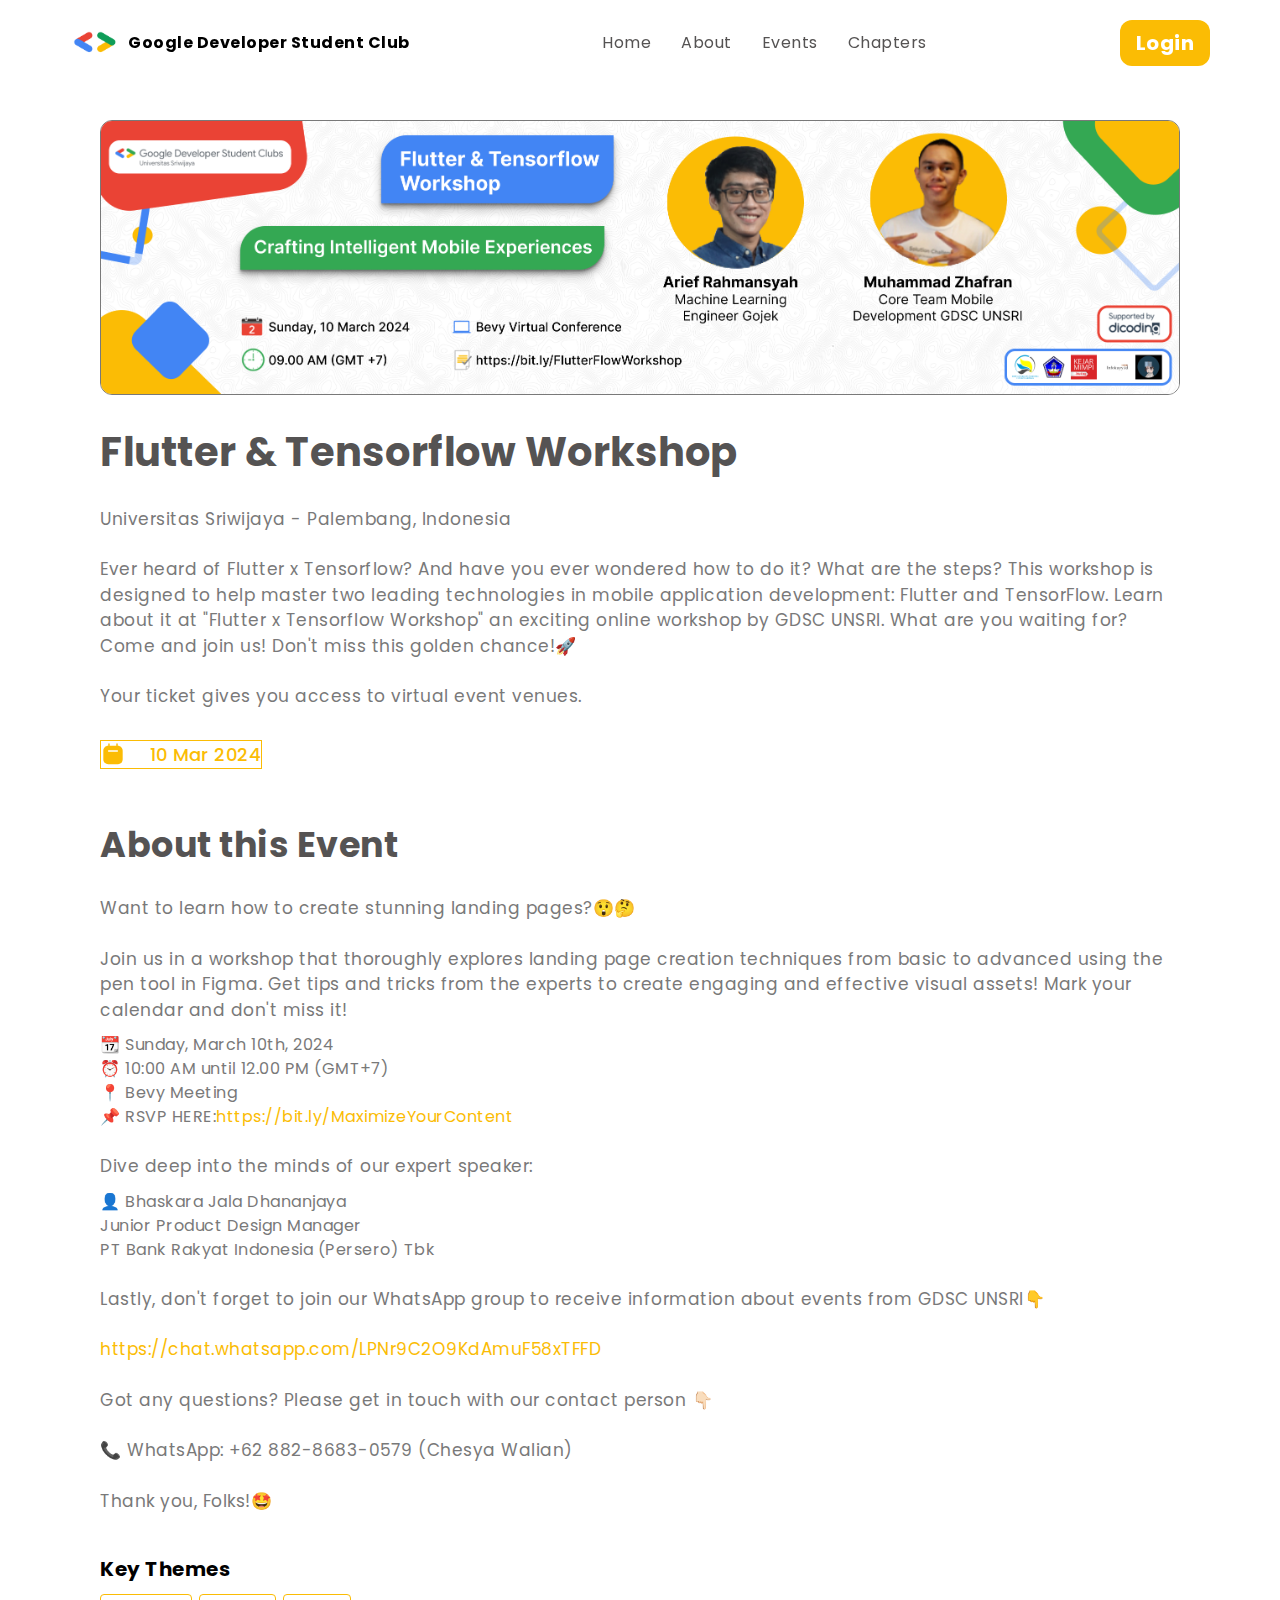
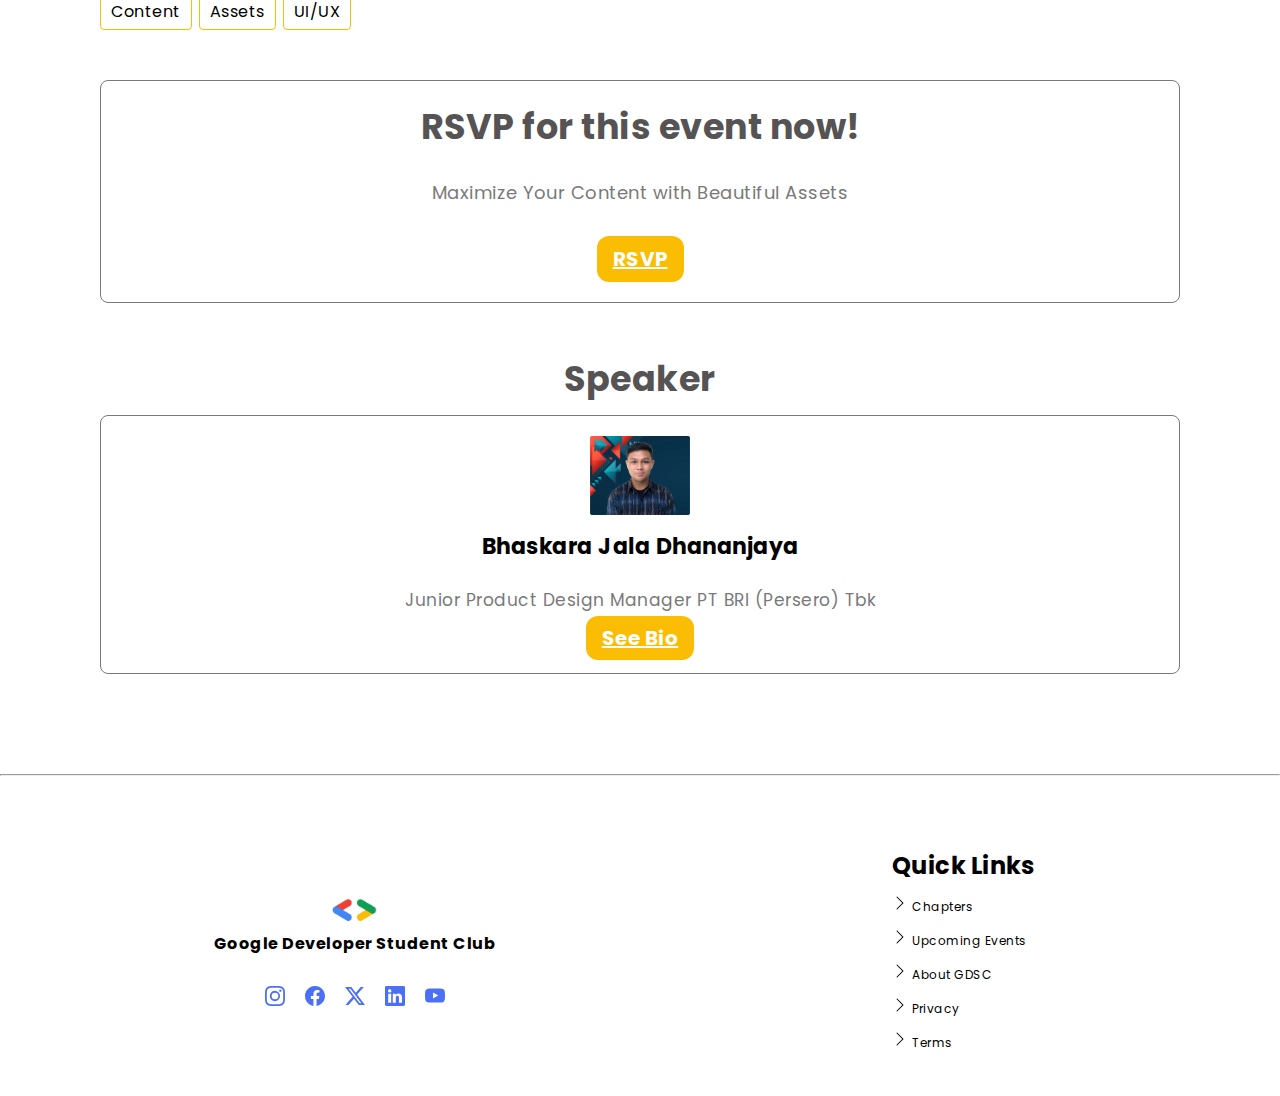
<file: flutter_tensorflow.html>
<!DOCTYPE html>
<html lang="en">
<head>
    <meta charset="UTF-8">
    <meta name="viewport" content="width=device width, initial-scale=1.0">
    <title>GDSC</title>   
    <link rel="stylesheet" href="./events-style.css">
    <link rel="preconnect" href="https://fonts.googleapis.com">
    <link rel="preconnect" href="https://fonts.gstatic.com" crossorigin>
    <link href="https://fonts.googleapis.com/css2?family=Poppins:ital,wght@0,100;0,200;0,300;0,400;0,500;0,600;0,700;0,800;0,900;1,100;1,200;1,300;1,400;1,500;1,600;1,700;1,800;1,900&display=swap" rel="stylesheet">     
</head>

<body>
    <header>
        <nav class="navbar" id="navbar">
            <div class="logo-wrap">
                <img src="./assets/logo-gdsc.png" alt="Logo GDSC"/>
                <h4>Google Developer Student Club</h4>
            </div>
            <ul id="menu">
                <li><a href="after-login.html">Home</a></li>
                <li><a href="after-login.html">About</a></li>
                <li><a href="after-login.html">Events</a></li>
                <li><a href="after-login.html">Chapters</a></li>
            </ul>
            <button class="button-primary">Login</button>
        </nav>
    </header>

    <div class="content">
        <div class="content-description">
            <img src="assets/Event Page FlutterTensor.png" alt="Detail Konten"/>
            <h1>Flutter & Tensorflow Workshop</h1>
            <p>Universitas Sriwijaya - Palembang, Indonesia</p>
            <p>Ever heard of Flutter x Tensorflow? And have you ever wondered how to do it? 
                What are the steps? This workshop is designed to help master two leading technologies 
                in mobile application development: Flutter and TensorFlow. Learn about it at "Flutter x 
                Tensorflow Workshop" an exciting online workshop by GDSC UNSRI. What are you waiting for? 
                Come and join us! Don't miss this golden chance!🚀
            </p>
            <p>Your ticket gives you access to virtual event venues.</p>
        </div>
        
        <div class="event-date">
            <img src="assets/ikon-calendar.svg" alt="Ikon Kalender"/>
            <span class="date-text">10 Mar 2024</span>
        </div>

        <div class="event-explanation">
            <h2>About this Event</h2>
            <p>Want to learn how to create stunning landing pages?😲🤔</p>
            <p>Join us in a workshop that thoroughly explores landing page creation techniques from basic to advanced using the pen tool in Figma. Get tips and tricks from the experts to create engaging and effective visual assets! Mark your calendar and don't miss it!</p>
            <ul>
                <li>📆 Sunday, March 10th, 2024</li>
                <li>⏰ 10:00 AM until 12.00 PM (GMT+7)</li>
                <li>📍 Bevy Meeting</li>
                <li>📌 RSVP HERE: <a href=" https://bit.ly/MaximizeYourContent" target="_blank"> https://bit.ly/MaximizeYourContent</a></li>
            </ul>
            <p>Dive deep into the minds of our expert speaker:</p>
            <ul>
                <li>👤 Bhaskara Jala Dhananjaya</li>
                <li>Junior Product Design Manager</li>
                <li>PT Bank Rakyat Indonesia (Persero) Tbk</li>
            </ul>
            <p>Lastly, don't forget to join our WhatsApp group to receive information about events from GDSC UNSRI👇</p>
            <p><a href="https://chat.whatsapp.com/LPNr9C2O9KdAmuF58xTFFD" target="_blank">https://chat.whatsapp.com/LPNr9C2O9KdAmuF58xTFFD</a></p>
            <p>Got any questions? Please get in touch with our contact person 👇🏻</p>
            <p>📞 WhatsApp: +62 882-8683-0579 (Chesya Walian)</p>
            <p>Thank you, Folks!🤩</p>
        </div>

        <div class="event-keywords">
            <h3>Key Themes</h3>
            <ul>
                <li>Content</li>
                <li>Assets</li>
                <li>UI/UX</li>
            </ul>
        </div>

        <div class="event-rsvp">
            <h2>RSVP for this event now!</h2>
            <p>Maximize Your Content with Beautiful Assets</p>
            <a href="https://bit.ly/MaximizeYourContent" target="_blank" class="button-primary">RSVP</a>
        </div>

        <div class="event-speaker-container">
            <h2>Speaker</h2>
            <div class="event-speaker">
                <div class="speaker-info">
                    <img src="assets/Speaker_MaximumContent.png" alt="Foto Speaker"/>
                    <div class="speaker-details">
                        <h3>Bhaskara Jala Dhananjaya</h3>
                        <p>Junior Product Design Manager PT BRI (Persero) Tbk</p>
                        <a href="#" class="button-primary">See Bio</a>
                    </div>
                </div>
            </div>
        </div>
    </div>

    <hr>
    <footer>
        <div class="footer-socmed-wrapper">
            <div class="gdsc-logo-wrapper">
                <img src="/assets/logo-gdsc.png"  alt="logo gdsc"/>
                <h5>Google Developer Student Club</h5>
            </div>
            <div class="socmed">
                <a href="">
                    <svg xmlns="http://www.w3.org/2000/svg" width="16" height="16" fill="currentColor" class="bi bi-instagram" viewBox="0 0 16 16">
                        <path d="M8 0C5.829 0 5.556.01 4.703.048 3.85.088 3.269.222 2.76.42a3.9 3.9 0 0 0-1.417.923A3.9 3.9 0 0 0 .42 2.76C.222 3.268.087 3.85.048 4.7.01 5.555 0 5.827 0 8.001c0 2.172.01 2.444.048 3.297.04.852.174 1.433.372 1.942.205.526.478.972.923 1.417.444.445.89.719 1.416.923.51.198 1.09.333 1.942.372C5.555 15.99 5.827 16 8 16s2.444-.01 3.298-.048c.851-.04 1.434-.174 1.943-.372a3.9 3.9 0 0 0 1.416-.923c.445-.445.718-.891.923-1.417.197-.509.332-1.09.372-1.942C15.99 10.445 16 10.173 16 8s-.01-2.445-.048-3.299c-.04-.851-.175-1.433-.372-1.941a3.9 3.9 0 0 0-.923-1.417A3.9 3.9 0 0 0 13.24.42c-.51-.198-1.092-.333-1.943-.372C10.443.01 10.172 0 7.998 0zm-.717 1.442h.718c2.136 0 2.389.007 3.232.046.78.035 1.204.166 1.486.275.373.145.64.319.92.599s.453.546.598.92c.11.281.24.705.275 1.485.039.843.047 1.096.047 3.231s-.008 2.389-.047 3.232c-.035.78-.166 1.203-.275 1.485a2.5 2.5 0 0 1-.599.919c-.28.28-.546.453-.92.598-.28.11-.704.24-1.485.276-.843.038-1.096.047-3.232.047s-2.39-.009-3.233-.047c-.78-.036-1.203-.166-1.485-.276a2.5 2.5 0 0 1-.92-.598 2.5 2.5 0 0 1-.6-.92c-.109-.281-.24-.705-.275-1.485-.038-.843-.046-1.096-.046-3.233s.008-2.388.046-3.231c.036-.78.166-1.204.276-1.486.145-.373.319-.64.599-.92s.546-.453.92-.598c.282-.11.705-.24 1.485-.276.738-.034 1.024-.044 2.515-.045zm4.988 1.328a.96.96 0 1 0 0 1.92.96.96 0 0 0 0-1.92m-4.27 1.122a4.109 4.109 0 1 0 0 8.217 4.109 4.109 0 0 0 0-8.217m0 1.441a2.667 2.667 0 1 1 0 5.334 2.667 2.667 0 0 1 0-5.334"/>
                    </svg>
                </a>
                
                <a href="">
                    <svg xmlns="http://www.w3.org/2000/svg" width="16" height="16" fill="currentColor" class="bi bi-facebook" viewBox="0 0 16 16">
                        <path d="M16 8.049c0-4.446-3.582-8.05-8-8.05C3.58 0-.002 3.603-.002 8.05c0 4.017 2.926 7.347 6.75 7.951v-5.625h-2.03V8.05H6.75V6.275c0-2.017 1.195-3.131 3.022-3.131.876 0 1.791.157 1.791.157v1.98h-1.009c-.993 0-1.303.621-1.303 1.258v1.51h2.218l-.354 2.326H9.25V16c3.824-.604 6.75-3.934 6.75-7.951"/>
                    </svg>
                </a>
                <a href="">
                    <svg xmlns="http://www.w3.org/2000/svg" width="16" height="16" fill="currentColor" class="bi bi-twitter-x" viewBox="0 0 16 16">
                        <path d="M12.6.75h2.454l-5.36 6.142L16 15.25h-4.937l-3.867-5.07-4.425 5.07H.316l5.733-6.57L0 .75h5.063l3.495 4.633L12.601.75Zm-.86 13.028h1.36L4.323 2.145H2.865z"/>
                    </svg>
                </a>
                <a href="">
                    <svg xmlns="http://www.w3.org/2000/svg" width="16" height="16" fill="currentColor" class="bi bi-linkedin" viewBox="0 0 16 16">
                        <path d="M0 1.146C0 .513.526 0 1.175 0h13.65C15.474 0 16 .513 16 1.146v13.708c0 .633-.526 1.146-1.175 1.146H1.175C.526 16 0 15.487 0 14.854zm4.943 12.248V6.169H2.542v7.225zm-1.2-8.212c.837 0 1.358-.554 1.358-1.248-.015-.709-.52-1.248-1.342-1.248S2.4 3.226 2.4 3.934c0 .694.521 1.248 1.327 1.248zm4.908 8.212V9.359c0-.216.016-.432.08-.586.173-.431.568-.878 1.232-.878.869 0 1.216.662 1.216 1.634v3.865h2.401V9.25c0-2.22-1.184-3.252-2.764-3.252-1.274 0-1.845.7-2.165 1.193v.025h-.016l.016-.025V6.169h-2.4c.03.678 0 7.225 0 7.225z"/>
                    </svg>
                </a>
                <a href="">
                    <svg xmlns="http://www.w3.org/2000/svg" width="16" height="16" fill="currentColor" class="bi bi-youtube" viewBox="0 0 16 16">
                        <path d="M8.051 1.999h.089c.822.003 4.987.033 6.11.335a2.01 2.01 0 0 1 1.415 1.42c.101.38.172.883.22 1.402l.01.104.022.26.008.104c.065.914.073 1.77.074 1.957v.075c-.001.194-.01 1.108-.082 2.06l-.008.105-.009.104c-.05.572-.124 1.14-.235 1.558a2.01 2.01 0 0 1-1.415 1.42c-1.16.312-5.569.334-6.18.335h-.142c-.309 0-1.587-.006-2.927-.052l-.17-.006-.087-.004-.171-.007-.171-.007c-1.11-.049-2.167-.128-2.654-.26a2.01 2.01 0 0 1-1.415-1.419c-.111-.417-.185-.986-.235-1.558L.09 9.82l-.008-.104A31 31 0 0 1 0 7.68v-.123c.002-.215.01-.958.064-1.778l.007-.103.003-.052.008-.104.022-.26.01-.104c.048-.519.119-1.023.22-1.402a2.01 2.01 0 0 1 1.415-1.42c.487-.13 1.544-.21 2.654-.26l.17-.007.172-.006.086-.003.171-.007A100 100 0 0 1 7.858 2zM6.4 5.209v4.818l4.157-2.408z"/>
                    </svg>
                </a>
            </div>
        </div>

        <div class="footer-links">
            <h2>Quick Links</h2>
            <div class="links">
                <svg xmlns="http://www.w3.org/2000/svg" width="16" height="16" fill="currentColor" class="bi bi-chevron-right" viewBox="0 0 16 16">
                    <path fill-rule="evenodd" d="M4.646 1.646a.5.5 0 0 1 .708 0l6 6a.5.5 0 0 1 0 .708l-6 6a.5.5 0 0 1-.708-.708L10.293 8 4.646 2.354a.5.5 0 0 1 0-.708"/>
                </svg>
                <a href="">Chapters</a>
            </div>
            <div class="links">
                <svg xmlns="http://www.w3.org/2000/svg" width="16" height="16" fill="currentColor" class="bi bi-chevron-right" viewBox="0 0 16 16">
                    <path fill-rule="evenodd" d="M4.646 1.646a.5.5 0 0 1 .708 0l6 6a.5.5 0 0 1 0 .708l-6 6a.5.5 0 0 1-.708-.708L10.293 8 4.646 2.354a.5.5 0 0 1 0-.708"/>
                </svg>
                <a href="">Upcoming Events</a>
            </div>
            <div class="links">
                <svg xmlns="http://www.w3.org/2000/svg" width="16" height="16" fill="currentColor" class="bi bi-chevron-right" viewBox="0 0 16 16">
                    <path fill-rule="evenodd" d="M4.646 1.646a.5.5 0 0 1 .708 0l6 6a.5.5 0 0 1 0 .708l-6 6a.5.5 0 0 1-.708-.708L10.293 8 4.646 2.354a.5.5 0 0 1 0-.708"/>
                </svg>
                <a href="">About GDSC</a>
            </div>
            <div class="links">
                <svg xmlns="http://www.w3.org/2000/svg" width="16" height="16" fill="currentColor" class="bi bi-chevron-right" viewBox="0 0 16 16">
                    <path fill-rule="evenodd" d="M4.646 1.646a.5.5 0 0 1 .708 0l6 6a.5.5 0 0 1 0 .708l-6 6a.5.5 0 0 1-.708-.708L10.293 8 4.646 2.354a.5.5 0 0 1 0-.708"/>
                </svg>
                <a href="">Privacy</a>
            </div>
            <div class="links">
                <svg xmlns="http://www.w3.org/2000/svg" width="16" height="16" fill="currentColor" class="bi bi-chevron-right" viewBox="0 0 16 16">
                    <path fill-rule="evenodd" d="M4.646 1.646a.5.5 0 0 1 .708 0l6 6a.5.5 0 0 1 0 .708l-6 6a.5.5 0 0 1-.708-.708L10.293 8 4.646 2.354a.5.5 0 0 1 0-.708"/>
                </svg>
                <a href="">Terms</a>
            </div>
        </div>
    </footer>
    
    <script src="index.js"></script>
</body>
</html>
</file>
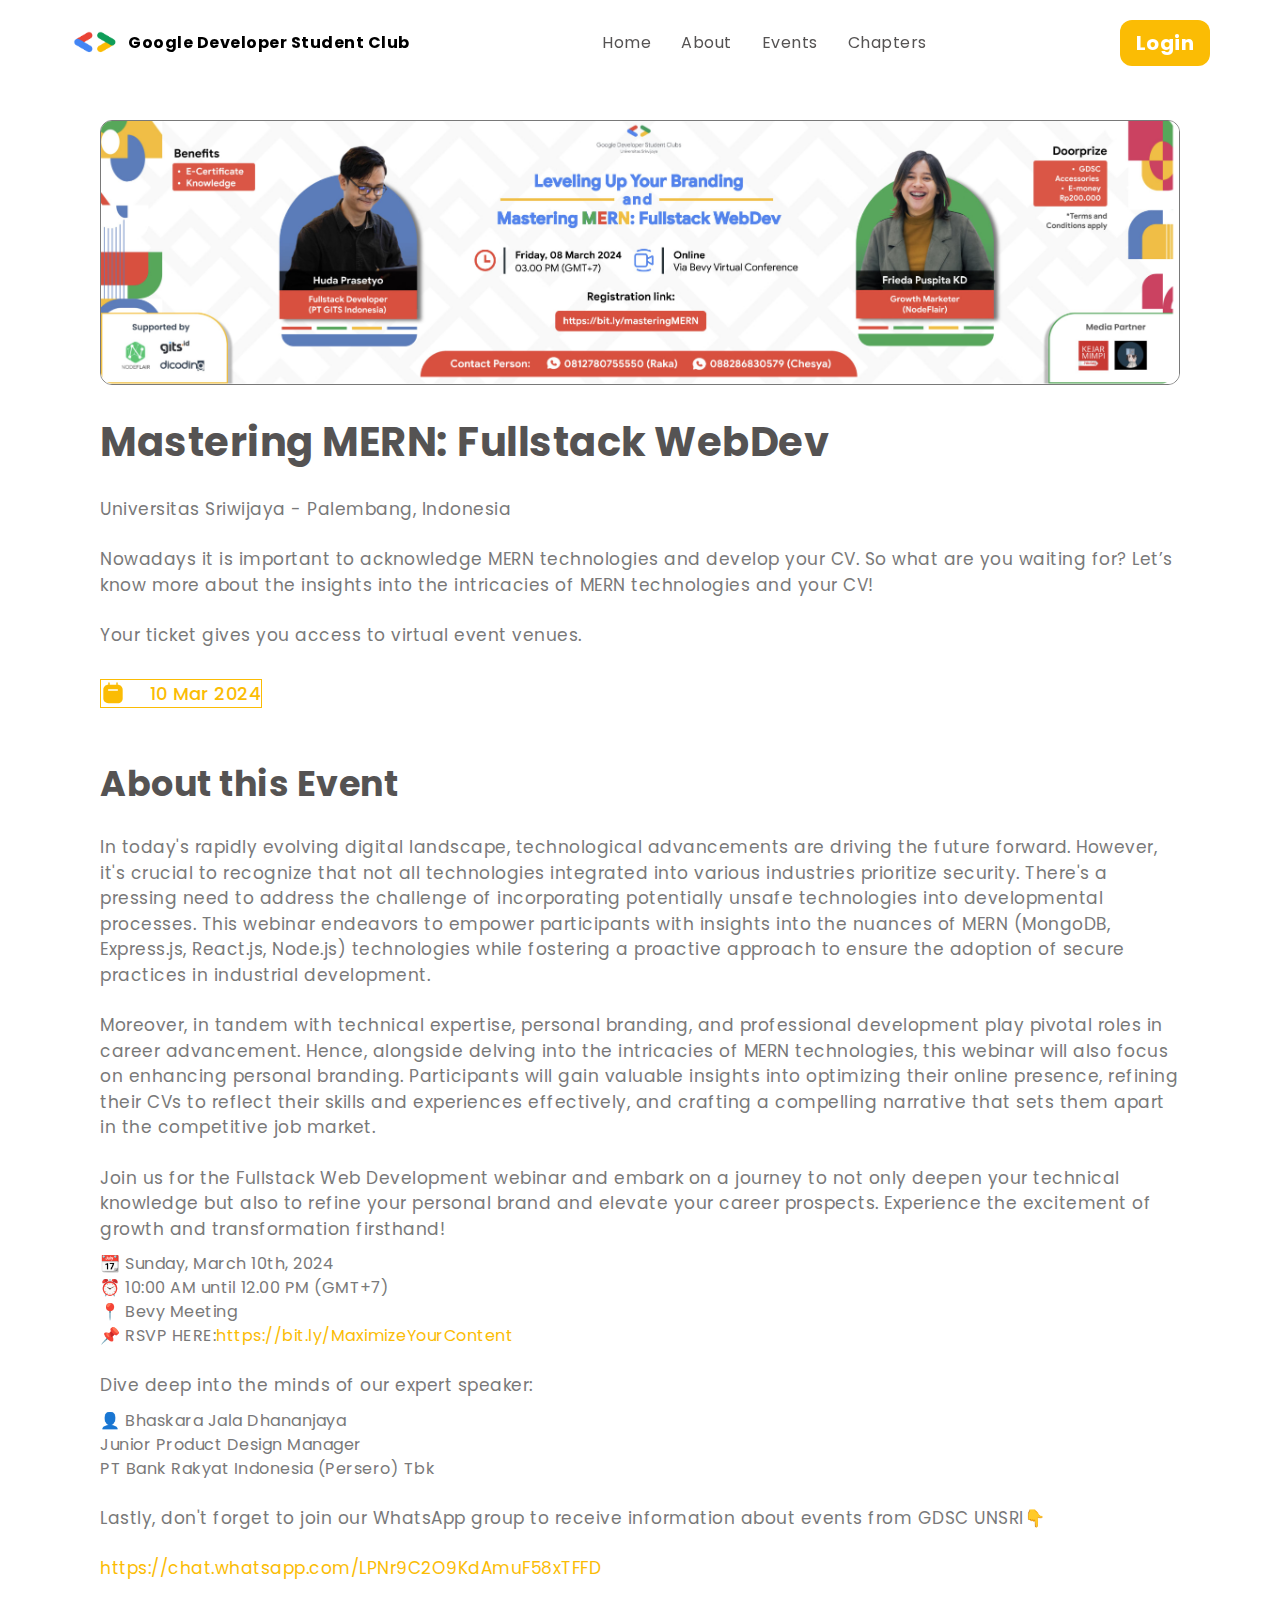
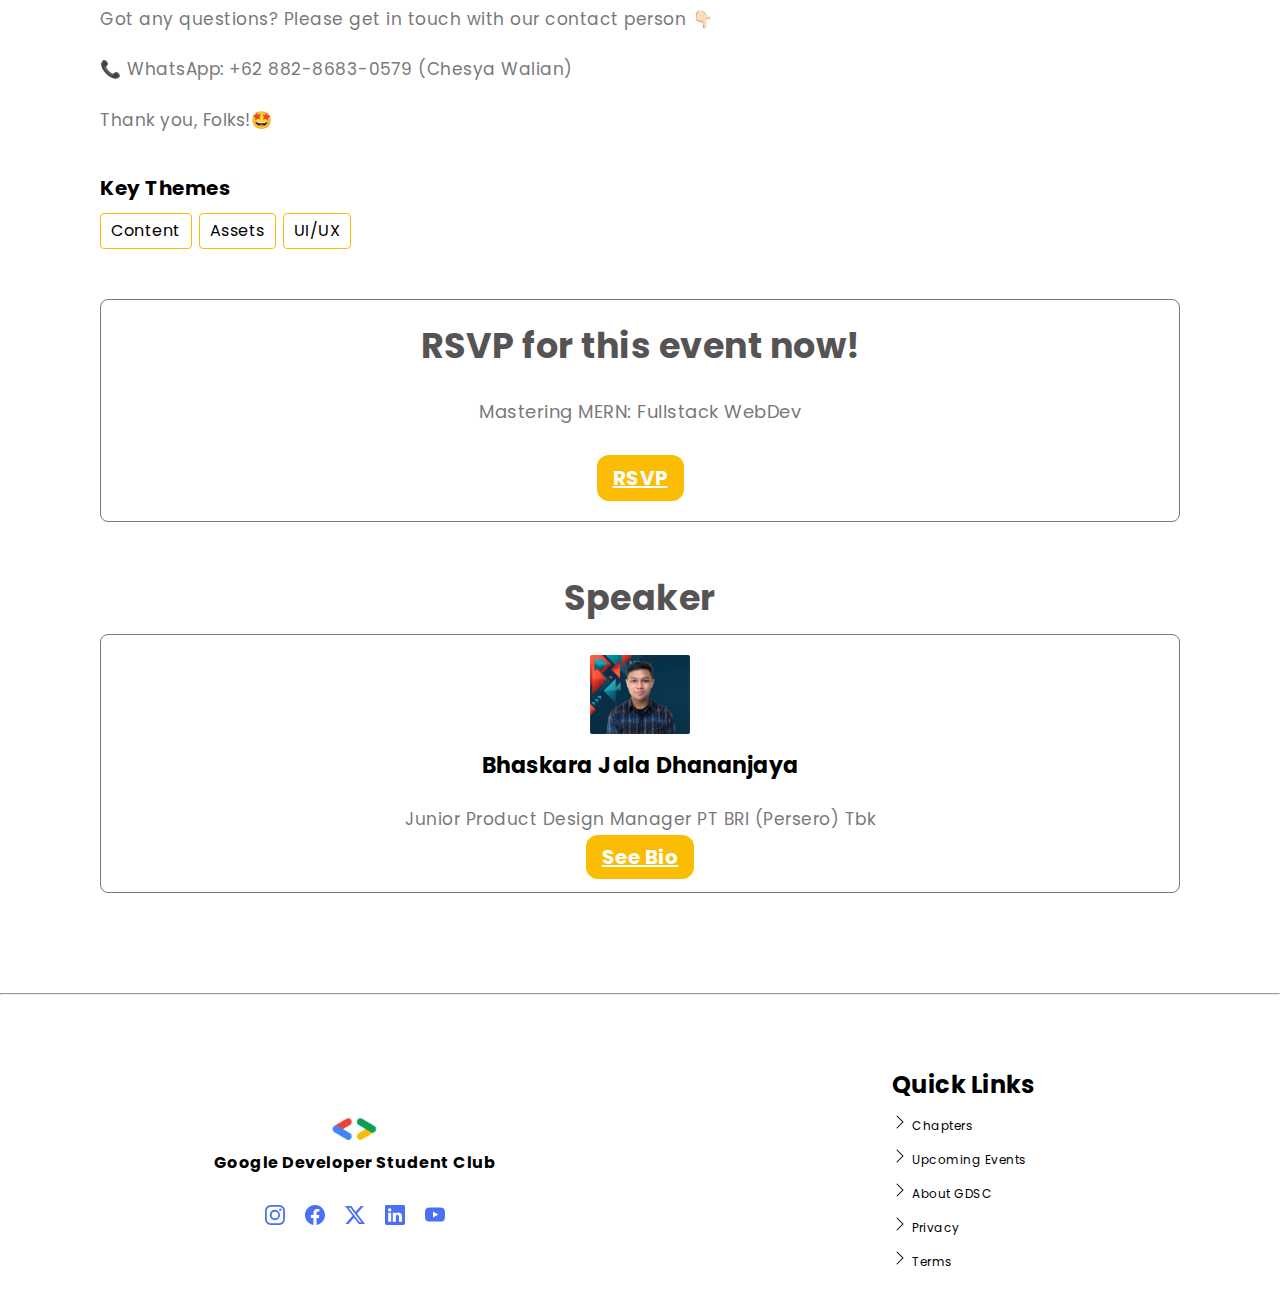
<file: mastering_mern.html>
<!DOCTYPE html>
<html lang="en">
<head>
    <meta charset="UTF-8">
    <meta name="viewport" content="width=device width, initial-scale=1.0">
    <title>GDSC</title>   
    <link rel="stylesheet" href="events-style.css">
    <link rel="preconnect" href="https://fonts.googleapis.com">
    <link rel="preconnect" href="https://fonts.gstatic.com" crossorigin>
    <link href="https://fonts.googleapis.com/css2?family=Poppins:ital,wght@0,100;0,200;0,300;0,400;0,500;0,600;0,700;0,800;0,900;1,100;1,200;1,300;1,400;1,500;1,600;1,700;1,800;1,900&display=swap" rel="stylesheet">     
</head>

<body>
    <header>
        <nav class="navbar" id="navbar">
            <div class="logo-wrap">
                <img src="./assets/logo-gdsc.png" alt="Logo GDSC"/>
                <h4>Google Developer Student Club</h4>
            </div>
            <ul id="menu">
                <li><a href="after-login.html">Home</a></li>
                <li><a href="after-login.html">About</a></li>
                <li><a href="after-login.html">Events</a></li>
                <li><a href="after-login.html">Chapters</a></li>
            </ul>
            <button class="button-primary">Login</button>
        </nav>
    </header>

    <div class="content">
        <div class="content-description">
            <img src="assets/Event Page MasteringMERN.png" alt="Detail Konten"/>
            <h1>Mastering MERN: Fullstack WebDev</h1>
            <p>Universitas Sriwijaya - Palembang, Indonesia</p>
            <p>Nowadays it is important to acknowledge MERN technologies and develop your CV. 
                So what are you waiting for?  Let’s know more about the insights into the intricacies 
                of MERN technologies and your CV!
            </p>
            <p>Your ticket gives you access to virtual event venues.</p>
        </div>
        
        <div class="event-date">
            <img src="assets/ikon-calendar.svg" alt="Ikon Kalender"/>
            <span class="date-text">10 Mar 2024</span>
        </div>

        <div class="event-explanation">
            <h2>About this Event</h2>
            <p>In today's rapidly evolving digital landscape, technological advancements are driving the future forward. However, it's crucial to recognize that not all technologies integrated into various industries prioritize security. There's a pressing need to address the challenge of incorporating potentially unsafe technologies into developmental processes. This webinar endeavors to empower participants with insights into the nuances of MERN (MongoDB, Express.js, React.js, Node.js) technologies while fostering a proactive approach to ensure the adoption of secure practices in industrial development.</p>
            <p>Moreover, in tandem with technical expertise, personal branding, and professional development play pivotal roles in career advancement. Hence, alongside delving into the intricacies of MERN technologies, this webinar will also focus on enhancing personal branding. Participants will gain valuable insights into optimizing their online presence, refining their CVs to reflect their skills and experiences effectively, and crafting a compelling narrative that sets them apart in the competitive job market.</p>
            <p>Join us for the Fullstack Web Development webinar and embark on a journey to not only deepen your technical knowledge but also to refine your personal brand and elevate your career prospects. Experience the excitement of growth and transformation firsthand!</p>
            <ul>
                <li>📆 Sunday, March 10th, 2024</li>
                <li>⏰ 10:00 AM until 12.00 PM (GMT+7)</li>
                <li>📍 Bevy Meeting</li>
                <li>📌 RSVP HERE: <a href=" https://bit.ly/masteringMERN" target="_blank"> https://bit.ly/MaximizeYourContent</a></li>
            </ul>
            <p>Dive deep into the minds of our expert speaker:</p>
            <ul>
                <li>👤 Bhaskara Jala Dhananjaya</li>
                <li>Junior Product Design Manager</li>
                <li>PT Bank Rakyat Indonesia (Persero) Tbk</li>
            </ul>
            <p>Lastly, don't forget to join our WhatsApp group to receive information about events from GDSC UNSRI👇</p>
            <p><a href="https://chat.whatsapp.com/LPNr9C2O9KdAmuF58xTFFD" target="_blank">https://chat.whatsapp.com/LPNr9C2O9KdAmuF58xTFFD</a></p>
            <p>Got any questions? Please get in touch with our contact person 👇🏻</p>
            <p>📞 WhatsApp: +62 882-8683-0579 (Chesya Walian)</p>
            <p>Thank you, Folks!🤩</p>
        </div>

        <div class="event-keywords">
            <h3>Key Themes</h3>
            <ul>
                <li>Content</li>
                <li>Assets</li>
                <li>UI/UX</li>
            </ul>
        </div>

        <div class="event-rsvp">
            <h2>RSVP for this event now!</h2>
            <p>Mastering MERN: Fullstack WebDev</p>
            <a href="https://bit.ly/masteringMERN" target="_blank" class="button-primary">RSVP</a>
        </div>

        <div class="event-speaker-container">
            <h2>Speaker</h2>
            <div class="event-speaker">
                <div class="speaker-info">
                    <img src="assets/Speaker_MaximumContent.png" alt="Foto Speaker"/>
                    <div class="speaker-details">
                        <h3>Bhaskara Jala Dhananjaya</h3>
                        <p>Junior Product Design Manager PT BRI (Persero) Tbk</p>
                        <a href="#" class="button-primary">See Bio</a>
                    </div>
                </div>
            </div>
        </div>
    </div>

    <hr>
    <footer>
        <div class="footer-socmed-wrapper">
            <div class="gdsc-logo-wrapper">
                <img src="/assets/logo-gdsc.png"  alt="logo gdsc"/>
                <h5>Google Developer Student Club</h5>
            </div>
            <div class="socmed">
                <a href="">
                    <svg xmlns="http://www.w3.org/2000/svg" width="16" height="16" fill="currentColor" class="bi bi-instagram" viewBox="0 0 16 16">
                        <path d="M8 0C5.829 0 5.556.01 4.703.048 3.85.088 3.269.222 2.76.42a3.9 3.9 0 0 0-1.417.923A3.9 3.9 0 0 0 .42 2.76C.222 3.268.087 3.85.048 4.7.01 5.555 0 5.827 0 8.001c0 2.172.01 2.444.048 3.297.04.852.174 1.433.372 1.942.205.526.478.972.923 1.417.444.445.89.719 1.416.923.51.198 1.09.333 1.942.372C5.555 15.99 5.827 16 8 16s2.444-.01 3.298-.048c.851-.04 1.434-.174 1.943-.372a3.9 3.9 0 0 0 1.416-.923c.445-.445.718-.891.923-1.417.197-.509.332-1.09.372-1.942C15.99 10.445 16 10.173 16 8s-.01-2.445-.048-3.299c-.04-.851-.175-1.433-.372-1.941a3.9 3.9 0 0 0-.923-1.417A3.9 3.9 0 0 0 13.24.42c-.51-.198-1.092-.333-1.943-.372C10.443.01 10.172 0 7.998 0zm-.717 1.442h.718c2.136 0 2.389.007 3.232.046.78.035 1.204.166 1.486.275.373.145.64.319.92.599s.453.546.598.92c.11.281.24.705.275 1.485.039.843.047 1.096.047 3.231s-.008 2.389-.047 3.232c-.035.78-.166 1.203-.275 1.485a2.5 2.5 0 0 1-.599.919c-.28.28-.546.453-.92.598-.28.11-.704.24-1.485.276-.843.038-1.096.047-3.232.047s-2.39-.009-3.233-.047c-.78-.036-1.203-.166-1.485-.276a2.5 2.5 0 0 1-.92-.598 2.5 2.5 0 0 1-.6-.92c-.109-.281-.24-.705-.275-1.485-.038-.843-.046-1.096-.046-3.233s.008-2.388.046-3.231c.036-.78.166-1.204.276-1.486.145-.373.319-.64.599-.92s.546-.453.92-.598c.282-.11.705-.24 1.485-.276.738-.034 1.024-.044 2.515-.045zm4.988 1.328a.96.96 0 1 0 0 1.92.96.96 0 0 0 0-1.92m-4.27 1.122a4.109 4.109 0 1 0 0 8.217 4.109 4.109 0 0 0 0-8.217m0 1.441a2.667 2.667 0 1 1 0 5.334 2.667 2.667 0 0 1 0-5.334"/>
                    </svg>
                </a>
                
                <a href="">
                    <svg xmlns="http://www.w3.org/2000/svg" width="16" height="16" fill="currentColor" class="bi bi-facebook" viewBox="0 0 16 16">
                        <path d="M16 8.049c0-4.446-3.582-8.05-8-8.05C3.58 0-.002 3.603-.002 8.05c0 4.017 2.926 7.347 6.75 7.951v-5.625h-2.03V8.05H6.75V6.275c0-2.017 1.195-3.131 3.022-3.131.876 0 1.791.157 1.791.157v1.98h-1.009c-.993 0-1.303.621-1.303 1.258v1.51h2.218l-.354 2.326H9.25V16c3.824-.604 6.75-3.934 6.75-7.951"/>
                    </svg>
                </a>
                <a href="">
                    <svg xmlns="http://www.w3.org/2000/svg" width="16" height="16" fill="currentColor" class="bi bi-twitter-x" viewBox="0 0 16 16">
                        <path d="M12.6.75h2.454l-5.36 6.142L16 15.25h-4.937l-3.867-5.07-4.425 5.07H.316l5.733-6.57L0 .75h5.063l3.495 4.633L12.601.75Zm-.86 13.028h1.36L4.323 2.145H2.865z"/>
                    </svg>
                </a>
                <a href="">
                    <svg xmlns="http://www.w3.org/2000/svg" width="16" height="16" fill="currentColor" class="bi bi-linkedin" viewBox="0 0 16 16">
                        <path d="M0 1.146C0 .513.526 0 1.175 0h13.65C15.474 0 16 .513 16 1.146v13.708c0 .633-.526 1.146-1.175 1.146H1.175C.526 16 0 15.487 0 14.854zm4.943 12.248V6.169H2.542v7.225zm-1.2-8.212c.837 0 1.358-.554 1.358-1.248-.015-.709-.52-1.248-1.342-1.248S2.4 3.226 2.4 3.934c0 .694.521 1.248 1.327 1.248zm4.908 8.212V9.359c0-.216.016-.432.08-.586.173-.431.568-.878 1.232-.878.869 0 1.216.662 1.216 1.634v3.865h2.401V9.25c0-2.22-1.184-3.252-2.764-3.252-1.274 0-1.845.7-2.165 1.193v.025h-.016l.016-.025V6.169h-2.4c.03.678 0 7.225 0 7.225z"/>
                    </svg>
                </a>
                <a href="">
                    <svg xmlns="http://www.w3.org/2000/svg" width="16" height="16" fill="currentColor" class="bi bi-youtube" viewBox="0 0 16 16">
                        <path d="M8.051 1.999h.089c.822.003 4.987.033 6.11.335a2.01 2.01 0 0 1 1.415 1.42c.101.38.172.883.22 1.402l.01.104.022.26.008.104c.065.914.073 1.77.074 1.957v.075c-.001.194-.01 1.108-.082 2.06l-.008.105-.009.104c-.05.572-.124 1.14-.235 1.558a2.01 2.01 0 0 1-1.415 1.42c-1.16.312-5.569.334-6.18.335h-.142c-.309 0-1.587-.006-2.927-.052l-.17-.006-.087-.004-.171-.007-.171-.007c-1.11-.049-2.167-.128-2.654-.26a2.01 2.01 0 0 1-1.415-1.419c-.111-.417-.185-.986-.235-1.558L.09 9.82l-.008-.104A31 31 0 0 1 0 7.68v-.123c.002-.215.01-.958.064-1.778l.007-.103.003-.052.008-.104.022-.26.01-.104c.048-.519.119-1.023.22-1.402a2.01 2.01 0 0 1 1.415-1.42c.487-.13 1.544-.21 2.654-.26l.17-.007.172-.006.086-.003.171-.007A100 100 0 0 1 7.858 2zM6.4 5.209v4.818l4.157-2.408z"/>
                    </svg>
                </a>
            </div>
        </div>

        <div class="footer-links">
            <h2>Quick Links</h2>
            <div class="links">
                <svg xmlns="http://www.w3.org/2000/svg" width="16" height="16" fill="currentColor" class="bi bi-chevron-right" viewBox="0 0 16 16">
                    <path fill-rule="evenodd" d="M4.646 1.646a.5.5 0 0 1 .708 0l6 6a.5.5 0 0 1 0 .708l-6 6a.5.5 0 0 1-.708-.708L10.293 8 4.646 2.354a.5.5 0 0 1 0-.708"/>
                </svg>
                <a href="">Chapters</a>
            </div>
            <div class="links">
                <svg xmlns="http://www.w3.org/2000/svg" width="16" height="16" fill="currentColor" class="bi bi-chevron-right" viewBox="0 0 16 16">
                    <path fill-rule="evenodd" d="M4.646 1.646a.5.5 0 0 1 .708 0l6 6a.5.5 0 0 1 0 .708l-6 6a.5.5 0 0 1-.708-.708L10.293 8 4.646 2.354a.5.5 0 0 1 0-.708"/>
                </svg>
                <a href="">Upcoming Events</a>
            </div>
            <div class="links">
                <svg xmlns="http://www.w3.org/2000/svg" width="16" height="16" fill="currentColor" class="bi bi-chevron-right" viewBox="0 0 16 16">
                    <path fill-rule="evenodd" d="M4.646 1.646a.5.5 0 0 1 .708 0l6 6a.5.5 0 0 1 0 .708l-6 6a.5.5 0 0 1-.708-.708L10.293 8 4.646 2.354a.5.5 0 0 1 0-.708"/>
                </svg>
                <a href="">About GDSC</a>
            </div>
            <div class="links">
                <svg xmlns="http://www.w3.org/2000/svg" width="16" height="16" fill="currentColor" class="bi bi-chevron-right" viewBox="0 0 16 16">
                    <path fill-rule="evenodd" d="M4.646 1.646a.5.5 0 0 1 .708 0l6 6a.5.5 0 0 1 0 .708l-6 6a.5.5 0 0 1-.708-.708L10.293 8 4.646 2.354a.5.5 0 0 1 0-.708"/>
                </svg>
                <a href="">Privacy</a>
            </div>
            <div class="links">
                <svg xmlns="http://www.w3.org/2000/svg" width="16" height="16" fill="currentColor" class="bi bi-chevron-right" viewBox="0 0 16 16">
                    <path fill-rule="evenodd" d="M4.646 1.646a.5.5 0 0 1 .708 0l6 6a.5.5 0 0 1 0 .708l-6 6a.5.5 0 0 1-.708-.708L10.293 8 4.646 2.354a.5.5 0 0 1 0-.708"/>
                </svg>
                <a href="">Terms</a>
            </div>
        </div>
    </footer>
    
    <script src="index.js"></script>
</body>
</html>
</file>
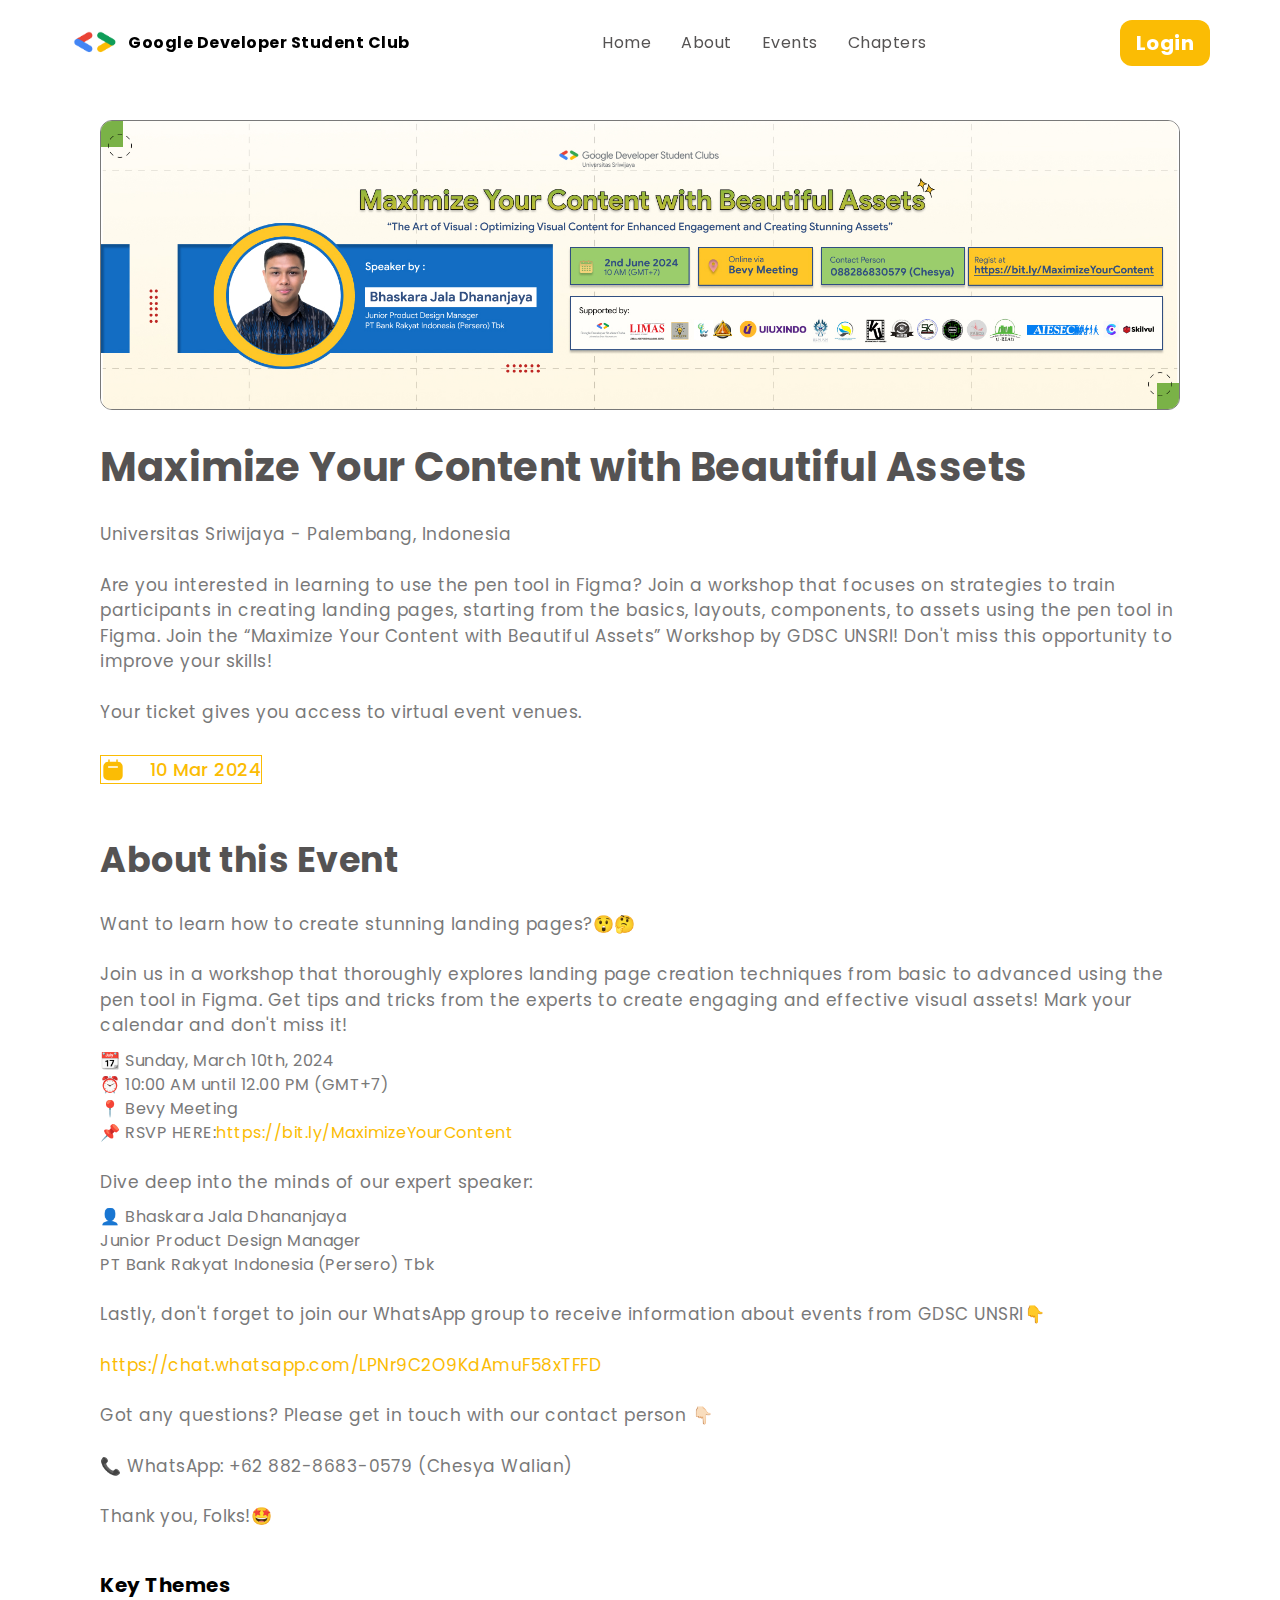
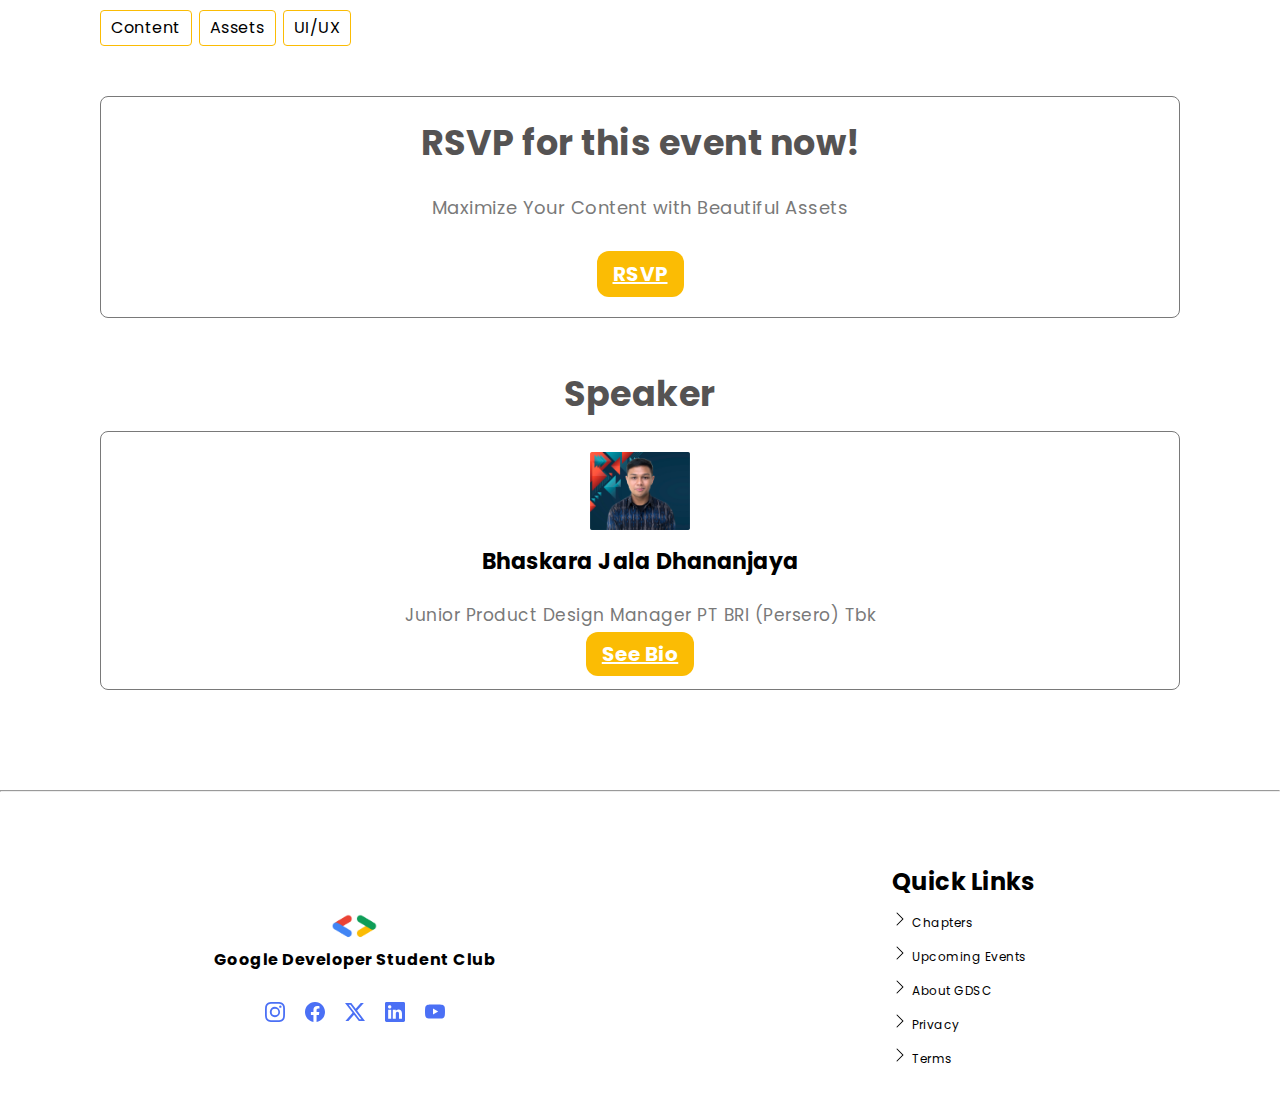
<file: maximize_content.html>
<!DOCTYPE html>
<html lang="en">
<head>
    <meta charset="UTF-8">
    <meta name="viewport" content="width=device width, initial-scale=1.0">
    <title>GDSC</title>   
    <link rel="stylesheet" href="./events-style.css">
    <link rel="preconnect" href="https://fonts.googleapis.com">
    <link rel="preconnect" href="https://fonts.gstatic.com" crossorigin>
    <link href="https://fonts.googleapis.com/css2?family=Poppins:ital,wght@0,100;0,200;0,300;0,400;0,500;0,600;0,700;0,800;0,900;1,100;1,200;1,300;1,400;1,500;1,600;1,700;1,800;1,900&display=swap" rel="stylesheet">     
</head>

<body>
    <header>
        <nav class="navbar" id="navbar">
            <div class="logo-wrap">
                <img src="./assets/logo-gdsc.png" alt="Logo GDSC"/>
                <h4>Google Developer Student Club</h4>
            </div>
            <ul id="menu">
                <li><a href="after-login.html">Home</a></li>
                <li><a href="after-login.html">About</a></li>
                <li><a href="after-login.html">Events</a></li>
                <li><a href="after-login.html">Chapters</a></li>
            </ul>
            <button class="button-primary">Login</button>
        </nav>
    </header>

    <div class="content">
        <div class="content-description">
            <img src="assets/detail-konten.jpg" alt="Detail Konten"/>
            <h1>Maximize Your Content with Beautiful Assets</h1>
            <p>Universitas Sriwijaya - Palembang, Indonesia</p>
            <p>Are you interested in learning to use the pen tool in Figma? Join a workshop that focuses
            on strategies to train participants in creating landing pages, starting from the basics, 
            layouts, components, to assets using the pen tool in Figma. Join the “Maximize Your Content 
            with Beautiful Assets” Workshop by GDSC UNSRI! Don't miss this opportunity to improve your skills!
            </p>
            <p>Your ticket gives you access to virtual event venues.</p>
        </div>
        
        <div class="event-date">
            <img src="assets/ikon-calendar.svg" alt="Ikon Kalender"/>
            <span class="date-text">10 Mar 2024</span>
        </div>

        <div class="event-explanation">
            <h2>About this Event</h2>
            <p>Want to learn how to create stunning landing pages?😲🤔</p>
            <p>Join us in a workshop that thoroughly explores landing page creation techniques from basic to advanced using the pen tool in Figma. Get tips and tricks from the experts to create engaging and effective visual assets! Mark your calendar and don't miss it!</p>
            <ul>
                <li>📆 Sunday, March 10th, 2024</li>
                <li>⏰ 10:00 AM until 12.00 PM (GMT+7)</li>
                <li>📍 Bevy Meeting</li>
                <li>📌 RSVP HERE: <a href=" https://bit.ly/MaximizeYourContent" target="_blank"> https://bit.ly/MaximizeYourContent</a></li>
            </ul>
            <p>Dive deep into the minds of our expert speaker:</p>
            <ul>
                <li>👤 Bhaskara Jala Dhananjaya</li>
                <li>Junior Product Design Manager</li>
                <li>PT Bank Rakyat Indonesia (Persero) Tbk</li>
            </ul>
            <p>Lastly, don't forget to join our WhatsApp group to receive information about events from GDSC UNSRI👇</p>
            <p><a href="https://chat.whatsapp.com/LPNr9C2O9KdAmuF58xTFFD" target="_blank">https://chat.whatsapp.com/LPNr9C2O9KdAmuF58xTFFD</a></p>
            <p>Got any questions? Please get in touch with our contact person 👇🏻</p>
            <p>📞 WhatsApp: +62 882-8683-0579 (Chesya Walian)</p>
            <p>Thank you, Folks!🤩</p>
        </div>

        <div class="event-keywords">
            <h3>Key Themes</h3>
            <ul>
                <li>Content</li>
                <li>Assets</li>
                <li>UI/UX</li>
            </ul>
        </div>

        <div class="event-rsvp">
            <h2>RSVP for this event now!</h2>
            <p>Maximize Your Content with Beautiful Assets</p>
            <a href="https://bit.ly/MaximizeYourContent" target="_blank" class="button-primary">RSVP</a>
        </div>

        <div class="event-speaker-container">
            <h2>Speaker</h2>
            <div class="event-speaker">
                <div class="speaker-info">
                    <img src="assets/Speaker_MaximumContent.png" alt="Foto Speaker"/>
                    <div class="speaker-details">
                        <h3>Bhaskara Jala Dhananjaya</h3>
                        <p>Junior Product Design Manager PT BRI (Persero) Tbk</p>
                        <a href="#" class="button-primary">See Bio</a>
                    </div>
                </div>
            </div>
        </div>
    </div>

    <hr>
    <footer>
        <div class="footer-socmed-wrapper">
            <div class="gdsc-logo-wrapper">
                <img src="/assets/logo-gdsc.png"  alt="logo gdsc"/>
                <h5>Google Developer Student Club</h5>
            </div>
            <div class="socmed">
                <a href="">
                    <svg xmlns="http://www.w3.org/2000/svg" width="16" height="16" fill="currentColor" class="bi bi-instagram" viewBox="0 0 16 16">
                        <path d="M8 0C5.829 0 5.556.01 4.703.048 3.85.088 3.269.222 2.76.42a3.9 3.9 0 0 0-1.417.923A3.9 3.9 0 0 0 .42 2.76C.222 3.268.087 3.85.048 4.7.01 5.555 0 5.827 0 8.001c0 2.172.01 2.444.048 3.297.04.852.174 1.433.372 1.942.205.526.478.972.923 1.417.444.445.89.719 1.416.923.51.198 1.09.333 1.942.372C5.555 15.99 5.827 16 8 16s2.444-.01 3.298-.048c.851-.04 1.434-.174 1.943-.372a3.9 3.9 0 0 0 1.416-.923c.445-.445.718-.891.923-1.417.197-.509.332-1.09.372-1.942C15.99 10.445 16 10.173 16 8s-.01-2.445-.048-3.299c-.04-.851-.175-1.433-.372-1.941a3.9 3.9 0 0 0-.923-1.417A3.9 3.9 0 0 0 13.24.42c-.51-.198-1.092-.333-1.943-.372C10.443.01 10.172 0 7.998 0zm-.717 1.442h.718c2.136 0 2.389.007 3.232.046.78.035 1.204.166 1.486.275.373.145.64.319.92.599s.453.546.598.92c.11.281.24.705.275 1.485.039.843.047 1.096.047 3.231s-.008 2.389-.047 3.232c-.035.78-.166 1.203-.275 1.485a2.5 2.5 0 0 1-.599.919c-.28.28-.546.453-.92.598-.28.11-.704.24-1.485.276-.843.038-1.096.047-3.232.047s-2.39-.009-3.233-.047c-.78-.036-1.203-.166-1.485-.276a2.5 2.5 0 0 1-.92-.598 2.5 2.5 0 0 1-.6-.92c-.109-.281-.24-.705-.275-1.485-.038-.843-.046-1.096-.046-3.233s.008-2.388.046-3.231c.036-.78.166-1.204.276-1.486.145-.373.319-.64.599-.92s.546-.453.92-.598c.282-.11.705-.24 1.485-.276.738-.034 1.024-.044 2.515-.045zm4.988 1.328a.96.96 0 1 0 0 1.92.96.96 0 0 0 0-1.92m-4.27 1.122a4.109 4.109 0 1 0 0 8.217 4.109 4.109 0 0 0 0-8.217m0 1.441a2.667 2.667 0 1 1 0 5.334 2.667 2.667 0 0 1 0-5.334"/>
                    </svg>
                </a>
                
                <a href="">
                    <svg xmlns="http://www.w3.org/2000/svg" width="16" height="16" fill="currentColor" class="bi bi-facebook" viewBox="0 0 16 16">
                        <path d="M16 8.049c0-4.446-3.582-8.05-8-8.05C3.58 0-.002 3.603-.002 8.05c0 4.017 2.926 7.347 6.75 7.951v-5.625h-2.03V8.05H6.75V6.275c0-2.017 1.195-3.131 3.022-3.131.876 0 1.791.157 1.791.157v1.98h-1.009c-.993 0-1.303.621-1.303 1.258v1.51h2.218l-.354 2.326H9.25V16c3.824-.604 6.75-3.934 6.75-7.951"/>
                    </svg>
                </a>
                <a href="">
                    <svg xmlns="http://www.w3.org/2000/svg" width="16" height="16" fill="currentColor" class="bi bi-twitter-x" viewBox="0 0 16 16">
                        <path d="M12.6.75h2.454l-5.36 6.142L16 15.25h-4.937l-3.867-5.07-4.425 5.07H.316l5.733-6.57L0 .75h5.063l3.495 4.633L12.601.75Zm-.86 13.028h1.36L4.323 2.145H2.865z"/>
                    </svg>
                </a>
                <a href="">
                    <svg xmlns="http://www.w3.org/2000/svg" width="16" height="16" fill="currentColor" class="bi bi-linkedin" viewBox="0 0 16 16">
                        <path d="M0 1.146C0 .513.526 0 1.175 0h13.65C15.474 0 16 .513 16 1.146v13.708c0 .633-.526 1.146-1.175 1.146H1.175C.526 16 0 15.487 0 14.854zm4.943 12.248V6.169H2.542v7.225zm-1.2-8.212c.837 0 1.358-.554 1.358-1.248-.015-.709-.52-1.248-1.342-1.248S2.4 3.226 2.4 3.934c0 .694.521 1.248 1.327 1.248zm4.908 8.212V9.359c0-.216.016-.432.08-.586.173-.431.568-.878 1.232-.878.869 0 1.216.662 1.216 1.634v3.865h2.401V9.25c0-2.22-1.184-3.252-2.764-3.252-1.274 0-1.845.7-2.165 1.193v.025h-.016l.016-.025V6.169h-2.4c.03.678 0 7.225 0 7.225z"/>
                    </svg>
                </a>
                <a href="">
                    <svg xmlns="http://www.w3.org/2000/svg" width="16" height="16" fill="currentColor" class="bi bi-youtube" viewBox="0 0 16 16">
                        <path d="M8.051 1.999h.089c.822.003 4.987.033 6.11.335a2.01 2.01 0 0 1 1.415 1.42c.101.38.172.883.22 1.402l.01.104.022.26.008.104c.065.914.073 1.77.074 1.957v.075c-.001.194-.01 1.108-.082 2.06l-.008.105-.009.104c-.05.572-.124 1.14-.235 1.558a2.01 2.01 0 0 1-1.415 1.42c-1.16.312-5.569.334-6.18.335h-.142c-.309 0-1.587-.006-2.927-.052l-.17-.006-.087-.004-.171-.007-.171-.007c-1.11-.049-2.167-.128-2.654-.26a2.01 2.01 0 0 1-1.415-1.419c-.111-.417-.185-.986-.235-1.558L.09 9.82l-.008-.104A31 31 0 0 1 0 7.68v-.123c.002-.215.01-.958.064-1.778l.007-.103.003-.052.008-.104.022-.26.01-.104c.048-.519.119-1.023.22-1.402a2.01 2.01 0 0 1 1.415-1.42c.487-.13 1.544-.21 2.654-.26l.17-.007.172-.006.086-.003.171-.007A100 100 0 0 1 7.858 2zM6.4 5.209v4.818l4.157-2.408z"/>
                    </svg>
                </a>
            </div>
        </div>

        <div class="footer-links">
            <h2>Quick Links</h2>
            <div class="links">
                <svg xmlns="http://www.w3.org/2000/svg" width="16" height="16" fill="currentColor" class="bi bi-chevron-right" viewBox="0 0 16 16">
                    <path fill-rule="evenodd" d="M4.646 1.646a.5.5 0 0 1 .708 0l6 6a.5.5 0 0 1 0 .708l-6 6a.5.5 0 0 1-.708-.708L10.293 8 4.646 2.354a.5.5 0 0 1 0-.708"/>
                </svg>
                <a href="">Chapters</a>
            </div>
            <div class="links">
                <svg xmlns="http://www.w3.org/2000/svg" width="16" height="16" fill="currentColor" class="bi bi-chevron-right" viewBox="0 0 16 16">
                    <path fill-rule="evenodd" d="M4.646 1.646a.5.5 0 0 1 .708 0l6 6a.5.5 0 0 1 0 .708l-6 6a.5.5 0 0 1-.708-.708L10.293 8 4.646 2.354a.5.5 0 0 1 0-.708"/>
                </svg>
                <a href="">Upcoming Events</a>
            </div>
            <div class="links">
                <svg xmlns="http://www.w3.org/2000/svg" width="16" height="16" fill="currentColor" class="bi bi-chevron-right" viewBox="0 0 16 16">
                    <path fill-rule="evenodd" d="M4.646 1.646a.5.5 0 0 1 .708 0l6 6a.5.5 0 0 1 0 .708l-6 6a.5.5 0 0 1-.708-.708L10.293 8 4.646 2.354a.5.5 0 0 1 0-.708"/>
                </svg>
                <a href="">About GDSC</a>
            </div>
            <div class="links">
                <svg xmlns="http://www.w3.org/2000/svg" width="16" height="16" fill="currentColor" class="bi bi-chevron-right" viewBox="0 0 16 16">
                    <path fill-rule="evenodd" d="M4.646 1.646a.5.5 0 0 1 .708 0l6 6a.5.5 0 0 1 0 .708l-6 6a.5.5 0 0 1-.708-.708L10.293 8 4.646 2.354a.5.5 0 0 1 0-.708"/>
                </svg>
                <a href="">Privacy</a>
            </div>
            <div class="links">
                <svg xmlns="http://www.w3.org/2000/svg" width="16" height="16" fill="currentColor" class="bi bi-chevron-right" viewBox="0 0 16 16">
                    <path fill-rule="evenodd" d="M4.646 1.646a.5.5 0 0 1 .708 0l6 6a.5.5 0 0 1 0 .708l-6 6a.5.5 0 0 1-.708-.708L10.293 8 4.646 2.354a.5.5 0 0 1 0-.708"/>
                </svg>
                <a href="">Terms</a>
            </div>
        </div>
    </footer>
    
    <script src="index.js"></script>
</body>
</html>
</file>
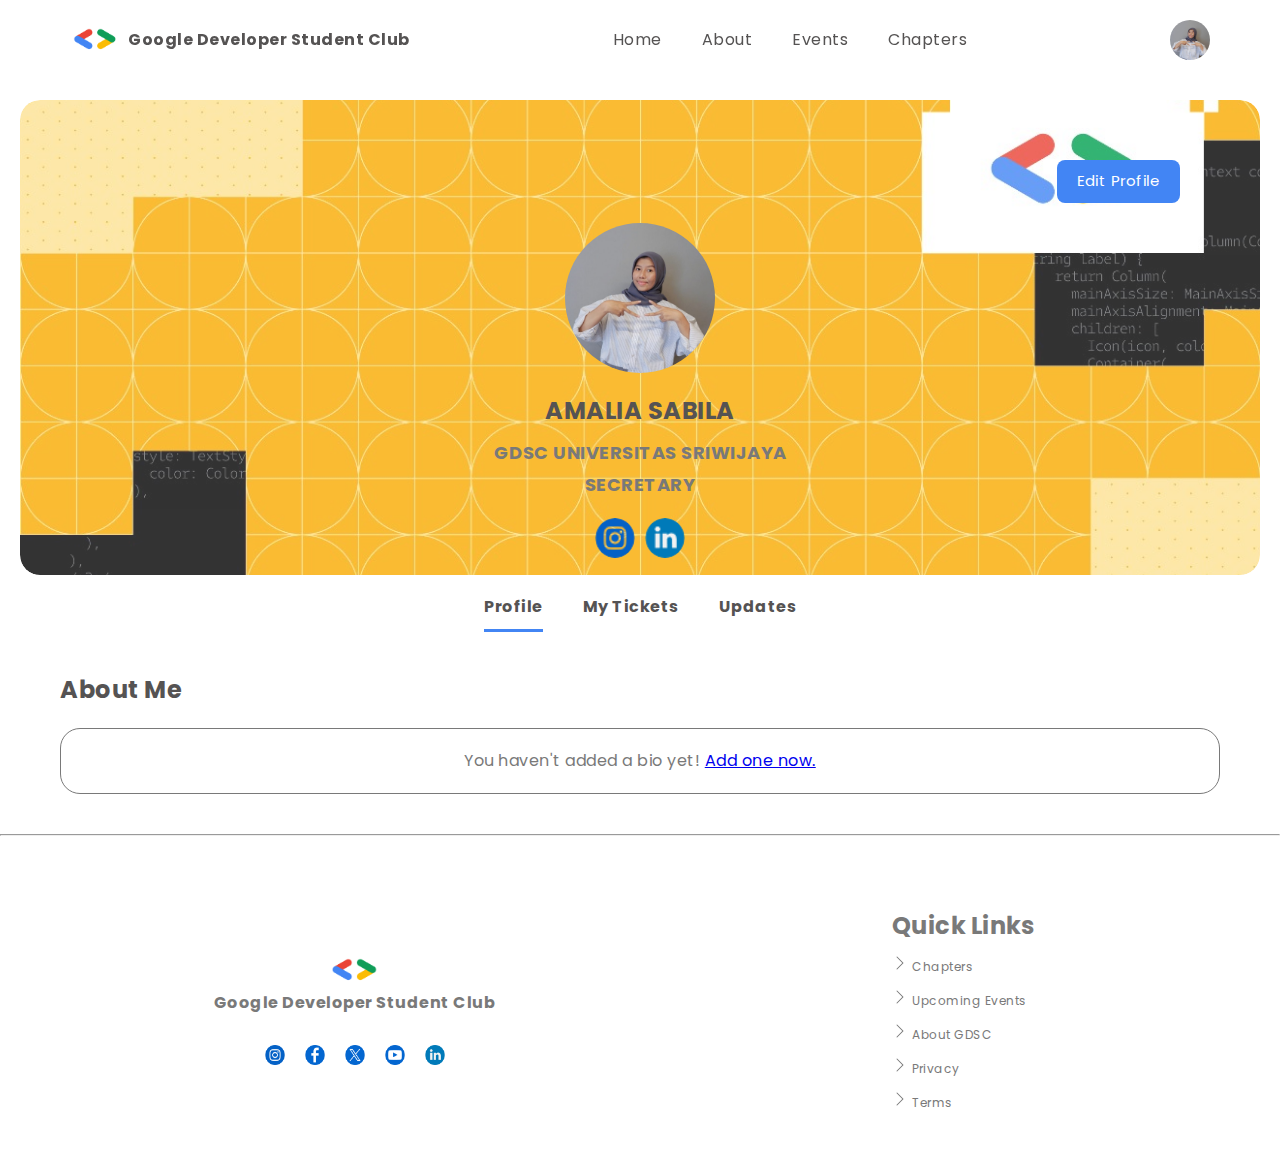
<file: profile.html>
<!DOCTYPE html>
<html lang="en">
<head>
    <meta charset="UTF-8">
    <meta name="viewport" content="width=device-width, initial-scale=1.0">
    <title>Redesign Challenge GDSC</title>

    <link rel="stylesheet" href="./profile-style.css">
</head>
<body>
    <header>
        <nav class="navbar" id="navbar">
            <div class="logo-wrap">
                <img src="assets/logo-gdsc.png" alt="Logo GDSC"/>
                <h4>Google Developer Student Club</h4>
            </div>
            <ul id="menu">
                <li><a href="after-login.html">Home</a></li>
                <li><a href="after-login.html">About</a></li>
                <li><a href="after-login.html">Events</a></li>
                <li><a href="after-login.html">Chapters</a></li>
            </ul>
            <div class="profile">
                <img src="assets/photo-profile.png" alt="Profile Picture" class="profile-img">
            </div>
        </nav>
    </header>

    <section class="profile-header">
        
        <div class="edit-button-container">
            <button class="edit-button">Edit Profile</button>
        </div>
        <div class="profile-image-container">
            <img src="assets/photo-profile.png" alt="Profile Picture" class="profile-image">
        </div>
        <h4 class="profile-name">AMALIA SABILA</h4>
        <h6 class="profile-position">GDSC UNIVERSITAS SRIWIJAYA</h6>
        <h6 class="profile-role">SECRETARY</h6>

        <div class="social-icons">
            <a href="#" class="social-icon">
                <img src="assets/instagram.png" alt="Instagram">
            </a>
            <a href="#" class="social-icon">
                <img src="assets/linkedln.png" alt="LinkedIn">
            </a>
        </div>
    </section>

    <section class="container">
        <ul class="nav">
            <li class="nav-item"><a class="nav-link active" href="#">Profile</a></li>
            <li class="nav-item"><a class="nav-link" href="#">My Tickets</a></li>
            <li class="nav-item"><a class="nav-link" href="#">Updates</a></li>
        </ul>
        <div class="about-me-section">
            <h2>About Me</h2>
            <div class="card">
                <div class="card-body">
                    <p>
                        You haven't added a bio yet! 
                        <a href="#">Add one now.</a> 
                    </p>
                </div>
            </div>
        </div>
    </section>

    <hr>
    <footer>
        <div class="footer-socmed-wrapper">
            <div class="gdsc-logo-wrapper">
                <img src="assets/logo-gdsc.png"  alt="logo gdsc"/>
                <h5>Google Developer Student Club</h5>
            </div>
            <div class="socmed">
                <a href="#">
                    <img src="assets/instagram.png" alt="Instagram">
                </a>
                <a href="#">
                    <img src="assets/facebook.png" alt="Facebook">
                </a>
                <a href="#">
                    <img src="assets/twitter .png" alt="Twitter">
                </a>
                <a href="#">
                    <img src="assets/yt.png" alt="YouTube">
                </a>
                <a href="#">
                    <img src="assets/linkedln.png" alt="LinkedIn">
                </a>
            </div>
        </div>

        <div class="footer-links">
            <h2>Quick Links</h2>
            <div class="links">
                <svg xmlns="http://www.w3.org/2000/svg" width="16" height="16" fill="currentColor" class="bi bi-chevron-right" viewBox="0 0 16 16">
                    <path fill-rule="evenodd" d="M4.646 1.646a.5.5 0 0 1 .708 0l6 6a.5.5 0 0 1 0 .708l-6 6a.5.5 0 0 1-.708-.708L10.293 8 4.646 2.354a.5.5 0 0 1 0-.708"/>
                </svg>
                <a href="">Chapters</a>
            </div>
            <div class="links">
                <svg xmlns="http://www.w3.org/2000/svg" width="16" height="16" fill="currentColor" class="bi bi-chevron-right" viewBox="0 0 16 16">
                    <path fill-rule="evenodd" d="M4.646 1.646a.5.5 0 0 1 .708 0l6 6a.5.5 0 0 1 0 .708l-6 6a.5.5 0 0 1-.708-.708L10.293 8 4.646 2.354a.5.5 0 0 1 0-.708"/>
                </svg>
                <a href="">Upcoming Events</a>
            </div>
            <div class="links">
                <svg xmlns="http://www.w3.org/2000/svg" width="16" height="16" fill="currentColor" class="bi bi-chevron-right" viewBox="0 0 16 16">
                    <path fill-rule="evenodd" d="M4.646 1.646a.5.5 0 0 1 .708 0l6 6a.5.5 0 0 1 0 .708l-6 6a.5.5 0 0 1-.708-.708L10.293 8 4.646 2.354a.5.5 0 0 1 0-.708"/>
                </svg>
                <a href="">About GDSC</a>
            </div>
            <div class="links">
                <svg xmlns="http://www.w3.org/2000/svg" width="16" height="16" fill="currentColor" class="bi bi-chevron-right" viewBox="0 0 16 16">
                    <path fill-rule="evenodd" d="M4.646 1.646a.5.5 0 0 1 .708 0l6 6a.5.5 0 0 1 0 .708l-6 6a.5.5 0 0 1-.708-.708L10.293 8 4.646 2.354a.5.5 0 0 1 0-.708"/>
                </svg>
                <a href="">Privacy</a>
            </div>
            <div class="links">
                <svg xmlns="http://www.w3.org/2000/svg" width="16" height="16" fill="currentColor" class="bi bi-chevron-right" viewBox="0 0 16 16">
                    <path fill-rule="evenodd" d="M4.646 1.646a.5.5 0 0 1 .708 0l6 6a.5.5 0 0 1 0 .708l-6 6a.5.5 0 0 1-.708-.708L10.293 8 4.646 2.354a.5.5 0 0 1 0-.708"/>
                </svg>
                <a href="">Terms</a>
            </div>
        </div>
    </footer>
    
   
</body>
</html>
</file>
<file: style.css>
@import url('https://fonts.googleapis.com/css2?family=Poppins:ital,wght@0,100;0,200;0,300;0,400;0,500;0,600;0,700;0,800;0,900;1,100;1,200;1,300;1,400;1,500;1,600;1,700;1,800;1,900&display=swap');

*{
  font-family : 'Poppins', sans-serif;
  margin: 0;
  padding: 0;
  box-sizing: border-box;
  letter-spacing: 0.5px;
  line-height: 150%;
}

:root {
  --primary: #FBBC04;
  --primary-100: #daedfe;
  --secondary: #555353;
  --text-100: #f3f3f3;
  --text-200: #e8e8e8;

}
  
body {
  overflow-x: hidden;
}

/* button */
  
.btn-primary, .btn-secondary:hover {
  background-color: var(--primary);
  color: white;
  border: none;
  -webkit-border-radius: 12px;
  -moz-border-radius: 12px;
  -ms-border-radius: 12px;
  -o-border-radius: 12px;
  cursor: pointer;
  padding: 8px 25px;
  border-radius: 10px;
  font-size: 16px;
  justify-content: center;
  align-items: center;
}

.btn-secondary {
  background-color: transparent;
  color: white;
  border-color: var(--primary);
  padding: 8px 25px;
  border-radius: 10px;
}

/* navbar */

.navbar {
  display: flex;
  justify-content: space-between;
  padding: 20px 70px;
  align-items: center;
  width: 100%;
  position: fixed;
  top: 0;
  z-index: 1000;
  color: white;
  transition: background-color 0.3s ease;
}

.glass-nav {
  background: rgba(255, 255, 255, 0.15);
  backdrop-filter: blur(5px);
  -webkit-backdrop-filter: blur(5px);
  border-bottom: 1px solid rgba(255, 255, 255, 0.18);
  color: black;
}
  
.logo-wrap {
  display: flex;
  align-items: center;
  gap: 8px;
}

.logo-wrap img{
  width: 50px; 
  height: auto;
}
  
.nav-active {
  color: var(--text-100);
  font-weight: bold;
  text-decoration: underline var(--primary);
}
  
nav ul {
  list-style: none;
  display: flex;
  gap: 40px;
  color: var(--paragraph-text);
}
  
nav ul li a {
  color: var(--paragraph-text);
  text-decoration: none;
}

.profile {
  display: flex;
  align-items: center;
  gap: 10px;
}

.profile-img {
  width: 40px;
  height: 40px;
  border-radius: 50%;
  object-fit: cover;
}

/* homie */

#home {
  min-height: 110vh;
  background-image: url("./assets/home-img.png");
  background-position: center;
  background-size: cover;
  background-repeat: no-repeat;
}
  
.home-wrapper {
  display: flex;
  flex-direction: column;
  justify-content: center;
  align-items: center;
  min-height: 100vh;
}
  
.home-text-wrapper {
  display: flex;
  flex-direction: column;
  padding-top: 120px;
  width: 80%;
  color: white;
}
  
.home-text-wrapper h1 {
  font-size: 35px;
  align-items: left;
  justify-content: left;
}
  
.home-text-wrapper p {
  font-size: 16px;
  margin-top: 1rem;
  margin-bottom: 20px;
  color: var(--text-300);
}
  
.home-btn-wrapper {
  display: flex;
  gap: 1rem;
  margin-top: 2.5rem;
}

/* events */

.events {
  padding: 0 120px;
}

.events-wrapper {
  margin-top: 70px;
  display: flex;
  flex-direction: column;
  justify-content: center;
}

.events-wrapper h1 {
  text-align: center;
  font-size: 36px;
  color: var(--secondary);
}

.events-wrapper p {
  text-align: center;
  font-size: 18px;
  margin-top: 15px;
  color: var(--secondary);
}

.search-events-wrapper {
  margin-top: 40px;
  display: flex;
  justify-content: space-between;
  align-items: center;
}

.search-events-wrapper .search-events {
  display: flex;
  align-items: center;
  position: relative;
}

.search-events-wrapper .search-events input {
  padding: 18px 20px;
  padding-left: 48px;
  border-radius: 12px;
  -webkit-border-radius: 12px;
  -moz-border-radius: 12px;
  -ms-border-radius: 12px;
  -o-border-radius: 12px;
  outline: none;
  width: 1025px;
  color: var(--text-400);
  border: 1px solid var(--text-200);
}

.search-events-wrapper .search-events input:focus {
  border: 1px solid var(--primary);
}

.search-events-wrapper .search-events .bi-search{
  width: 20px;
  position: absolute;
  left: 20px;
}

.search-events-wrapper .search-events .bi-sliders{
  width: 20px;
  position: absolute;
  right: 20px;
}

/* events card */

.events-card-grid {
  margin-top: 40px;
  display: grid;
  grid-template-columns: repeat(auto-fill, minmax(300px, 1fr));
  place-items: center;
  gap: 10px;
}

.events-card {
  display: flex;
  flex-direction: column;
  gap: 15px;
  padding: 10px 20px;
  border-radius: 5px;
  border: 2px solid var(--text-200);
}

.events-card figure {
  display: flex;
  justify-content: center;
  position: relative;
  object-position: center;
  object-fit: contain;
  margin-bottom: 15px;
}

.events-card figure img {
  width: 100%;
}

.events-card-footer {
  display: flex;
  justify-content: space-between;
  align-items: center;
}

.events-card-p-time-wrapper {
  display: flex;
  flex-direction: column;
  gap: 5px;
  color: var(--text-300);
}

.events-card-p {
  display: flex;
  justify-content: space-between; 
  align-items: center; 
  gap: 65px;
  margin-bottom: 10px;
}

.events-card-place,
.events-card-info {
  display: flex;
  align-items: center;
  gap: 10px; 
}

.events-card-place p,
.events-card-info p {
  margin: 0;
  font-size: 16px;
}

.events-card-time {
  display: flex;
  align-items: center;
  gap: 10px;
}

.events-card-time p{
  margin-top: 0px;
  font-size: 16px;
  space-between: 20px;
}

.events-card-p svg,
.events-card-time svg {
  color: var(--primary);
}

.events-card .btn-primary {
  margin: 10px 62px;
  padding: 10px 50px;
  font-size: 12px;
  background-color: var(--primary);
  color: white;
  border: none;
  border-radius: 8px;
  cursor: pointer;
}

.events-card .btn-primary:hover {
  background-color: #10439F;
}

/* explore */

.chapters {
  padding: 0 120px;
}

.chapters-wrapper {
  margin-top: 70px;
  display: flex;
  flex-direction: column;
  justify-content: center;
}

.chapters-wrapper h1 {
  text-align: center;
  font-size: 36px;
  color: var(--secondary);
}

.chapters-wrapper p {
  text-align: center;
  font-size: 18px;
  margin-top: 15px;
  color: var(--secondary);
}

.search-chapters-wrapper {
  margin-top: 40px;
  display: flex;
  justify-content: space-between;
  align-items: center;
}

.search-chapters-wrapper .search-chapters {
  display: flex;
  align-items: center;
  position: relative;
}

.search-chapters-wrapper .search-chapters input {
  padding: 18px 20px;
  padding-left: 48px;
  border-radius: 12px;
  -webkit-border-radius: 12px;
  -moz-border-radius: 12px;
  -ms-border-radius: 12px;
  -o-border-radius: 12px;
  outline: none;
  width: 1025px;
  color: var(--text-400);
  border: 1px solid var(--text-200);
}

.search-chapters-wrapper .search-chapters input:focus {
  border: 1px solid var(--primary);
}

.search-chapters-wrapper .search-chapters .bi-search{
  width: 20px;
  position: absolute;
  left: 20px;
}

.search-chapters-wrapper .search-chapters .bi-sliders{
  width: 20px;
  position: absolute;
  right: 20px;
}

/* contacts */

.contacts {
  padding: 0 120px;
}

.contacts-wrapper {
  margin-top: 100px;
  display: flex;
  flex-direction: column;
  justify-content: center;
}

.contacts-wrapper h1 {
  text-align: center;
  font-size: 36px;
  color: var(--secondary);
}

.contacts-wrapper p {
  text-align: center;
  font-size: 18px;
  margin-top: 15px;
  color: var(--secondary);
}

.text-contacts {
  display: flex;
  justify-content: space-between;
  align-items: center;
  padding: 30px;
  border: 1px solid #ccc;
  border-radius: 12px;
  width: 1025px;
  margin: 50px auto;
}

.text-contacts input[type="text"] {
  border: none;
  padding: 10px;
  width: 100%;
  font-size: 16px;
}

.text-contacts button {
  background-color: var(--primary);
  color: white;
  border: none;
  padding: 10px 20px;
  font-size: 16px;
  cursor: pointer;
  border-radius: 10px;
}

hr {
  margin-top: 100px;
}

/* footer */

footer {
  margin: 0 auto;
  padding: 22px 86px;
  margin-top: 50px;

  display: flex;
  justify-content: space-between;
}

.footer-socmed-wrapper {
  display: flex;
  flex-direction: column;
}

.gdsc-logo-wrapper {
  display: flex;
  flex-direction: column;
  width: fit-content;
  margin-top: 50px;
}

.gdsc-logo-wrapper img {
  width: fit-content;
  align-self: center;
  width: 10%;
}

.gdsc-logo-wrapper h5{
  margin-top: 8px;
  color: var(--secondary);
  font-size: 16px;
  align-items: center;
  align-self: center;
}

.socmed {
  margin-top: 30px;
  display: flex;
  gap: 20px;
  align-self: center;
}

.socmed svg {
  width: 20px;
  height: 20px;
  cursor: pointer;
  color: #4B70F5;
}

footer .footer-socmed-wrapper p {
  margin-top: 30px;
  color: var(--text-400);
}

footer .footer-links {
  margin-right: 160px;
  display: flex;
  flex-direction: column;
  gap: 10px;
  color: var(--secondary);
  padding-bottom: 20px;
}

footer .footer-links .links svg{
  color: var(--secondary);
  margin-top: 0px;
}

footer .footer-links .links a {
  color: var(--secondary);
  text-decoration: none;
  font-size: 12px;
}
</file>
<file: events-style.css>
:root{
    --primary: #FBBC04;
    --text-1: #555353;
    --text-2: #797979;
    --text-3: #989898;
}

*{
    font-family: 'Poppins', sans-serif;
    margin: 0;
    padding: 0;
    box-sizing: border-box;
    letter-spacing: 0.5px;
    line-height: 150%;
}

body{
    overflow-x: hidden;
}

/*button*/
.button-primary,
.button-primary:hover{
    background-color: var(--primary);
    color:white;
    font-size: 20px;
    font-weight: bold;
    border: none;
    padding: 8px 16px;
    border-radius: 12px;
    -webkit-border-radius: 12px;
    -moz-border-radius: 12px;
    -ms-border-radius: 12px;
    -o-border-radius: 12px;
    cursor: pointer;
}

/*navbar*/
.navbar {
    display: flex;
    justify-content: space-between;
    padding: 20px 70px;
    align-items: center;
    width: 100%;
    position: fixed;
    top: 0;
    z-index: 1000;
    color: black;
    transition: background-color 0.3s ease;
}
  
.glass-nav {
    background: rgba(255, 255, 255, 0.15);
    backdrop-filter: blur(5px);
    -webkit-backdrop-filter: blur(5px);
    border-bottom: 1px solid rgba(255, 255, 255, 0.18);
    color: black;
}
    
.logo-wrap {
    display: flex;
    align-items: center;
    gap: 8px;
}
  
.logo-wrap img{
    width: 50px; 
    height: auto;
}

.nav-active{
    color: white;
    font-weight: bold;
    text-decoration: underline var(--primary);
}

nav ul{
    list-style: none;
    display: flex;
    gap: 30px;
    color: var(--text-1);
}

nav ul li a{
    color: var(--text-1);
    text-decoration: none;
}

.content{
    flex: 1;
    display: flex;
    justify-content: center;
    flex-direction: column;
    align-items: left;
    padding: 100px;
}

.content-description img{
    margin-top: 20px;
    max-width: 100%;
    height: auto;
    border-radius: 12px;
    border: 1px solid var(--text-2);
}

.content-description h1{
    margin-top: 20px;
    font-size: 40px;
    color: var(--text-1);
}

.content p{
    margin-top: 25px;
    font-size: 17px;
    color: var(--text-2)
}

.event-date {
    display: flex;
    align-items: center;
    color: var(--primary);
    margin-top: 30px;
    border: 1px solid;
    width: 15%;
    justify-content: space-between;
}

.event-date img {
    width: 24px;
    height: 24px;
    margin-right: 10px;
}

.date-text {
    font-size: 18px;
    font-weight: 500;
    color: var(--primary);
}

.event-explanation {
    text-align: left; 
    margin-top: 50px;
}

.event-explanation h2 {
    font-size: 35px;
    margin-bottom: 10px;
    color: var(--text-1)
}

.event-explanation p, .event-explanation ul {
    margin-bottom: 10px;
}

.event-explanation ul {
    list-style-type: none;
}

.event-explanation ul li {
    display: flex;
    align-items: center;
    color: var(--text-2);
}

.event-explanation ul li::before {
    display: inline-block;
    width: 1em;
    margin-left: -1em;
}

.event-explanation a {
    color: var(--primary);
    text-decoration: none;
}

.event-explanation a:hover {
    text-decoration: underline;
}

.event-keywords {
    width: 25%; 
    margin-top: 30px;
}

.event-keywords h3 {
    font-size: 20px;
    margin-bottom: 10px;
}

.event-keywords ul {
    display: flex;
    flex-wrap: wrap;
    list-style-type: none;
    padding: 0;
}

.event-keywords ul li {
    margin-right: 7px;
    padding: 5px 10px;
    border: 1px solid var(--primary);
    border-radius: 4px;
    text-align: center;
    font-size: 16px;
    white-space: nowrap;
}

.event-rsvp {
    width: 100%;
    padding: 20px;
    border: 1px solid var(--text-2); 
    border-radius: 8px;
    text-align: center;
    margin-top:50px;
}

.event-rsvp h2 {
    font-size: 35px;
    margin-bottom: 10px;
    color: var(--text-1);
}

.event-rsvp p {
    font-size: 18px;
    margin-bottom: 20px;
    color: var(--text-2);
}

.event-rsvp .button-primary {
    display: inline-block;
    margin-top: 10px; 
}

/* Event speaker styling */
.event-speaker-container {
    width: 100%;
}

.event-speaker-container h2 {
    font-size: 35px;
    margin-bottom: 10px;
    margin-top: 50px;
    color: var(--text-1);
    text-align: center;
}

.event-speaker {
    padding: 20px;
    border: 1px solid var(--text-2);
    border-radius: 8px;
    text-align: center;
}

.speaker-info {
    display: flex;
    flex-direction: column; 
    align-items: center;
}

.speaker-info img {
    width: 100px;
    height: auto; 
    margin-bottom: 5px; 
}

.speaker-details {
    text-align: center;
}

.speaker-details h3{
    margin-top: 10px;
    font-size: 22px;
}

.speaker-details p {
    margin-bottom: 10px;
}

.speaker-details .button-primary {
    margin-top: 10px;
}

footer {
    margin: 0 auto;
    padding: 22px 86px;
    margin-top: 50px;
  
    display: flex;
    justify-content: space-between;
  }
  
  .footer-socmed-wrapper {
    display: flex;
    flex-direction: column;
  }
  
  .gdsc-logo-wrapper {
    display: flex;
    flex-direction: column;
    width: fit-content;
    margin-top: 50px;
  }
  
  .gdsc-logo-wrapper img {
    width: fit-content;
    align-self: center;
    width: 10%;
  }
  
  .gdsc-logo-wrapper h5{
    margin-top: 8px;
    color: var(--secondary);
    font-size: 16px;
    align-items: center;
    align-self: center;
  }
  
  .socmed {
    margin-top: 30px;
    display: flex;
    gap: 20px;
    align-self: center;
  }
  
  .socmed svg {
    width: 20px;
    height: 20px;
    cursor: pointer;
    color: #4B70F5;
  }
  
  footer .footer-socmed-wrapper p {
    margin-top: 30px;
    color: var(--text-400);
  }
  
  footer .footer-links {
    margin-right: 160px;
    display: flex;
    flex-direction: column;
    gap: 10px;
    color: var(--secondary);
    padding-bottom: 20px;
  }
  
  footer .footer-links .links svg{
    color: var(--secondary);
    margin-top: 0px;
  }
  
  footer .footer-links .links a {
    color: var(--secondary);
    text-decoration: none;
    font-size: 12px;
  }
</file>
<file: profile-style.css>
@import url('https://fonts.googleapis.com/css2?family=Poppins:ital,wght@0,100;0,200;0,300;0,400;0,500;0,600;0,700;0,800;0,900;1,100;1,200;1,300;1,400;1,500;1,600;1,700;1,800;1,900&display=swap');

* {
    font-family: 'Poppins', sans-serif;
    margin: 0;
    padding: 0;
    box-sizing: border-box;
    letter-spacing: 0.5px;
    line-height: 150%;
}

:root {
    --primary: #4285F4;
    --primary-100: #555353;
    --secondary: #797979;
}

body {
    overflow-x: hidden;
    margin: 0;
}

/* navbar */
.navbar {
    display: flex;
    justify-content: space-between;
    padding: 20px 70px;
    align-items: center;
    width: 100%; /* Memenuhi lebar layar */
    position: fixed;
    top: 0;
    z-index: 1000;
    color: var(--primary-100);
    transition: background-color 0.3s ease;
    background-color: rgba(255, 255, 255, 0.9); /* Tambahkan warna latar belakang untuk kesesuaian */
    backdrop-filter: blur(5px);
    -webkit-backdrop-filter: blur(5px);
    border-bottom: 1px solid rgba(255, 255, 255, 0.18);
}

.logo-wrap {
    display: flex;
    align-items: center;
    gap: 8px;
}

.logo-wrap img {
    width: 50px;
    height: auto;
}

.nav-active {
    color: var(--text-100);
    font-weight: bold;
    text-decoration: underline var(--primary);
}

nav ul {
    list-style: none;
    display: flex;
    gap: 40px;
    color: var(--paragraph-text);
}

nav ul li a {
    color: var(--paragraph-text);
    text-decoration: none;
}

/* profile */
.profile {
    display: flex;
    align-items: center;
    gap: 10px;
}

.profile-img {
    width: 40px;
    height: 40px;
    border-radius: 50%;
    object-fit: cover;
}

.profile-header {
    position: relative;
    text-align: center;
    padding: 10px;
    border-radius: 20px;
    margin-top: 100px;
    margin-left: 20px;
    margin-right: 20px;
    overflow: hidden;
}

.profile-header::before {
    content: '';
    position: absolute;
    top: 0;
    left: 0;
    width: 100%;
    height: 100%;
    background: url('assets/profile\ -header-bg.jpg') no-repeat center center/cover;
    opacity: 0.8;
    z-index: 1;
    border-radius: 20px;
}

.profile-header * {
    position: relative;
    z-index: 2;
}

.profile-header h4 {
    color: var(--primary-100);
}

.profile-header h6 {
    color: var(--secondary);
}

.edit-button-container {
    text-align: right;
    margin-bottom: 20px;
    margin-top: 50px;
}

.edit-button {
    background-color: var(--primary);
    color: white;
    border: none;
    padding: 10px 20px;
    border-radius: 8px;
    cursor: pointer;
    font-size: 15px;
    margin-right: 70px;
}

.edit-button:hover {
    background-color: white;
    color: var(--primary);
}

.profile-image-container {
    width: 150px;
    height: 150px;
    overflow: hidden;
    margin: 0 auto 20px;
}

.profile-image {
    width: 150px;
    height: 150px;
    object-fit: cover;
    border-radius: 50%;
}

.profile-name {
    font-size: 24px;
    margin: 10px 0;
    font-weight: bold;
}

.profile-position,
.profile-role {
    font-size: 18px;
    margin: 5px 0;
}

.social-icons {
    display: flex;
    gap: 10px;
    justify-content: center;
    margin-top: 20px;
}

.social-icon img {
    width: 40px;
    height: 40px;
    cursor: pointer;
    border-radius: 50%;
    transition: transform 0.3s ease;
}

.social-icon img:hover {
    transform: scale(1.1);
}

.container {
    margin: 20px auto;
    padding: 0 20px;
}

.nav {
    display: flex;
    justify-content: center;
    padding: 0;
    list-style: none;
    margin-bottom: 20px;
}

.nav-item {
    margin: 0 20px;
}

.nav-link {
    text-decoration: none;
    color: var(--primary-100);
    font-weight: bold;
    padding-bottom: 10px;
    display: inline-block;
}

.nav-link.active {
    border-bottom: 3px solid var(--primary);
}

.nav-link:hover {
    color: var(--primary);
}

.about-me-section {
    color: var(--primary-100);
    margin: 40px;
    
    
}
.card {
    background-color: white;
    border-radius: 20px;
    padding: 20px;
    border: 1px solid var(--secondary);
    max-width: 100%; 
    margin-top: 20px;
}

.card-body {
    font-size: 16px;
    text-align: center; 
    color: var(--secondary);
}

  

/* footer */
footer {
    margin: 0 auto;
    padding: 22px 86px;
    margin-top: 50px;
    display: flex;
    justify-content: space-between;
}

.footer-socmed-wrapper {
    display: flex;
    flex-direction: column;
}

.gdsc-logo-wrapper {
    display: flex;
    flex-direction: column;
    width: fit-content;
    margin-top: 50px;
}

.gdsc-logo-wrapper img {
    width: fit-content;
    align-self: center;
    width: 10%;
}

.gdsc-logo-wrapper h5{
    margin-top: 8px;
    color: var(--secondary);
    font-size: 16px;
    align-items: center;
    align-self: center;
}

.socmed {
  margin-top: 30px;
  display: flex;
  gap: 20px;
  align-self: center;
}

.socmed img{
  width: 20px;
  height: 20px;
  cursor: pointer;
  color: #4B70F5;
}

footer .footer-socmed-wrapper p {
  margin-top: 30px;
  color: var(--text-400);
}

footer .footer-links {
  margin-right: 160px;
  display: flex;
  flex-direction: column;
  gap: 10px;
  color: var(--secondary);
  padding-bottom: 20px;
}

footer .footer-links .links img{
  color: var(--secondary);
  margin-top: 0px;
}

footer .footer-links .links a {
  color: var(--secondary);
  text-decoration: none;
  font-size: 12px;
}  
footer .footer-socmed-wrapper p {
    margin-top: 30px;
    color: var(--text-400);
  }
  
footer .footer-links {
    margin-right: 160px;
    display: flex;
    flex-direction: column;
    gap: 10px;
    color: var(--secondary);
    padding-bottom: 20px;
}
  
footer .footer-links .links img{
    color: var(--secondary);
    margin-top: 0px;
}
  
footer .footer-links .links a {
    color: var(--secondary);
    text-decoration: none;
    font-size: 12px;
}
</file>
